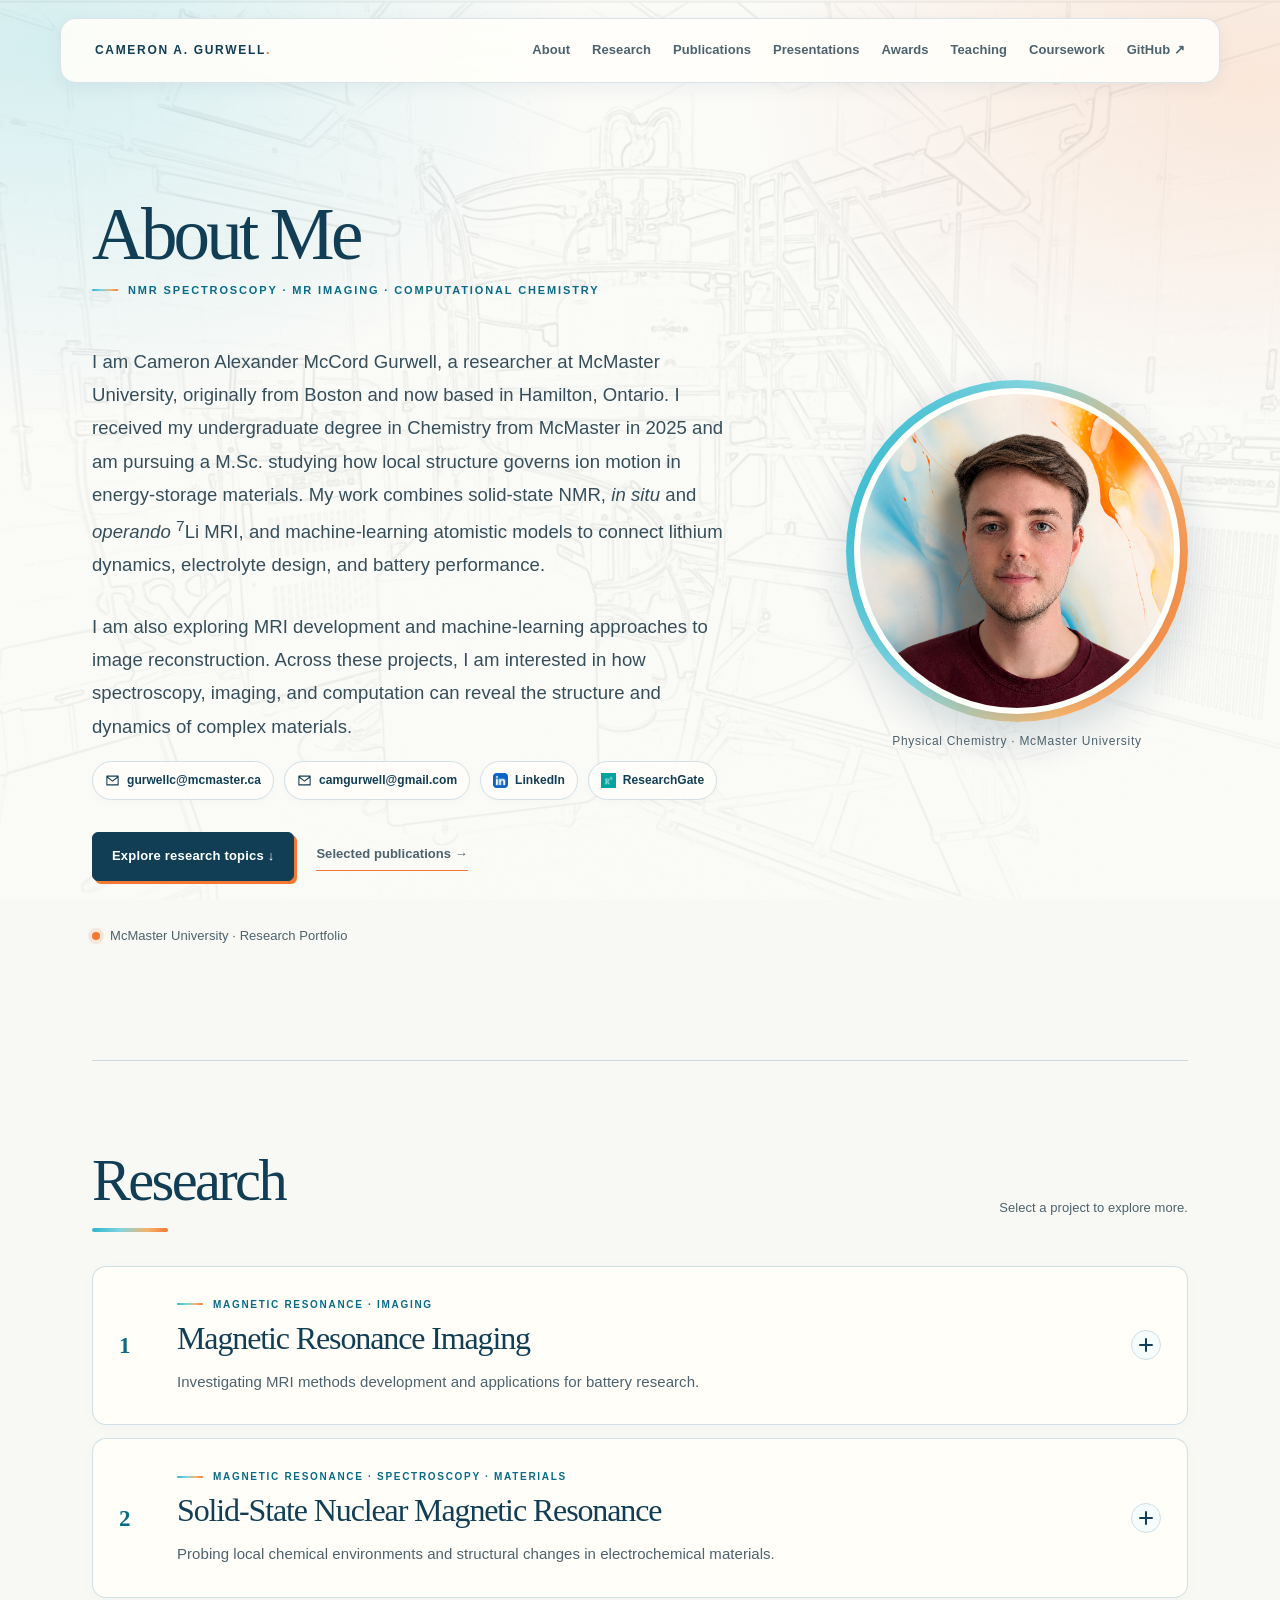
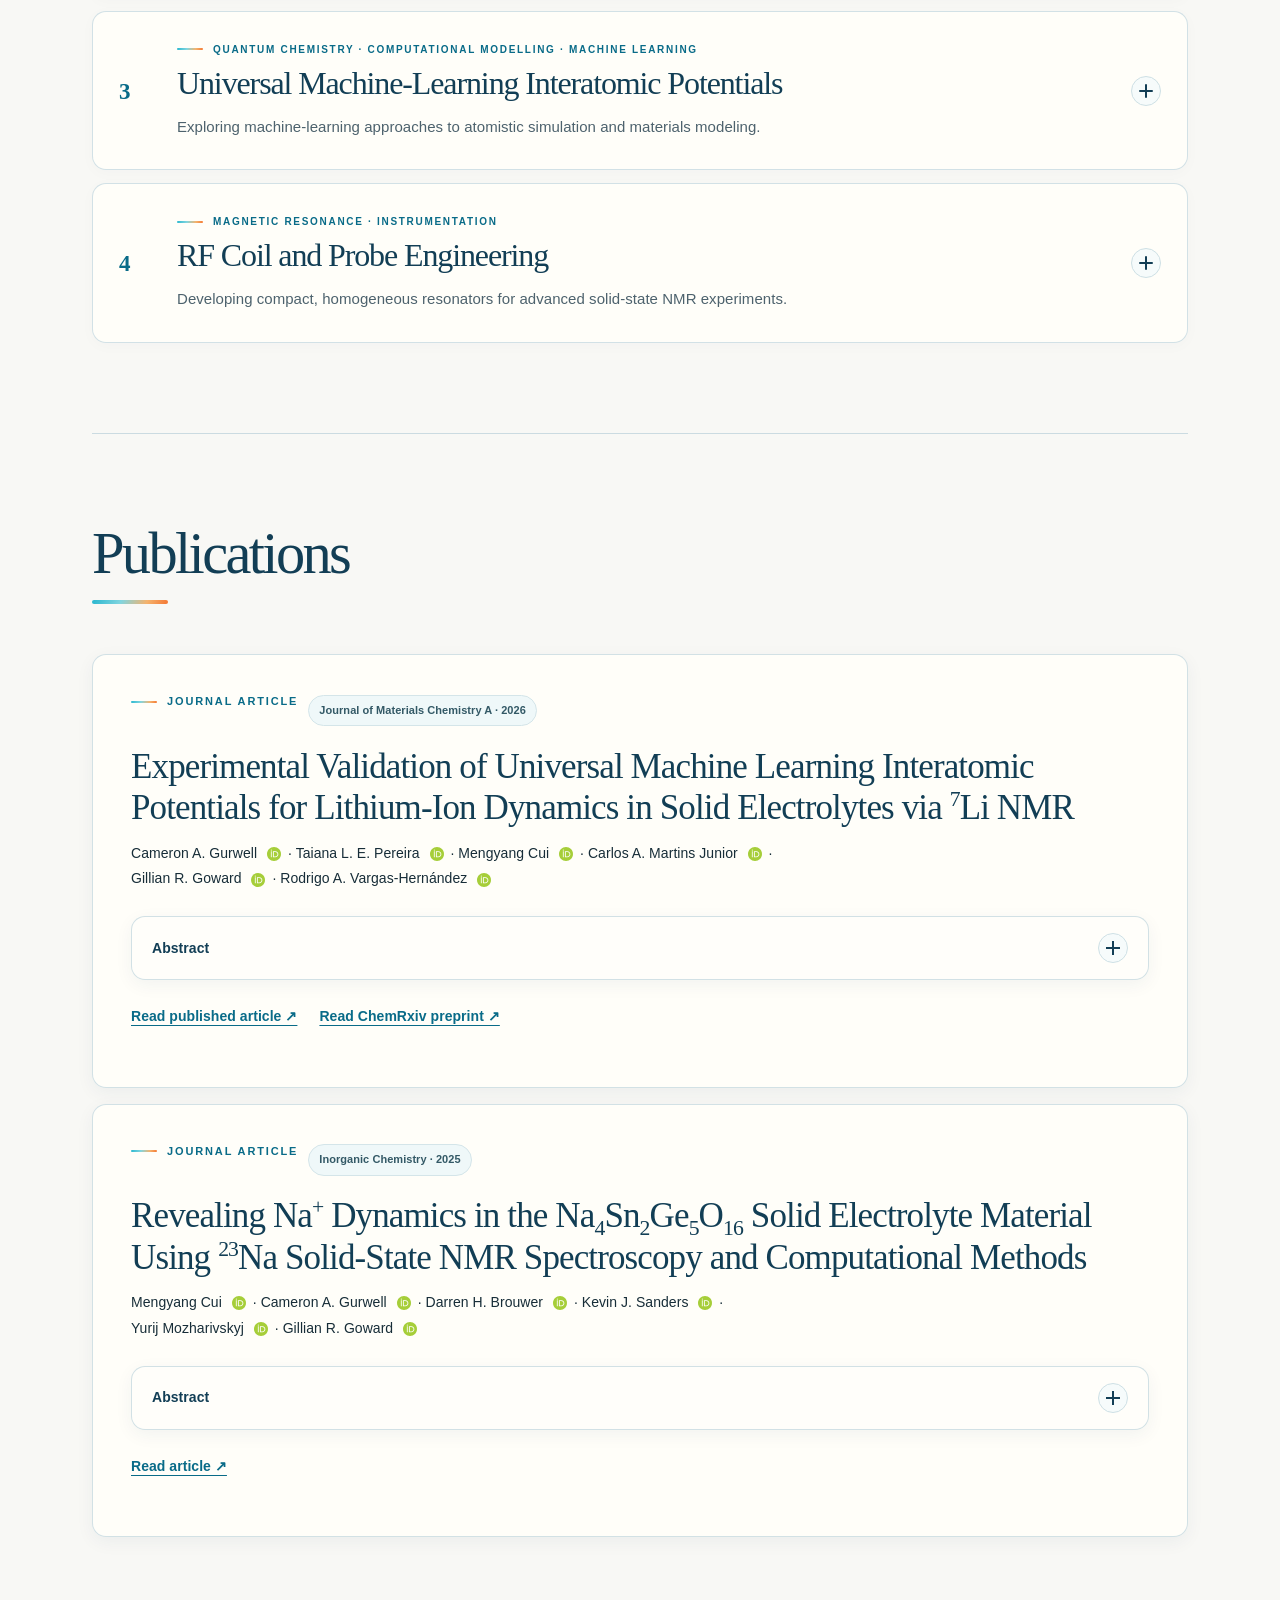
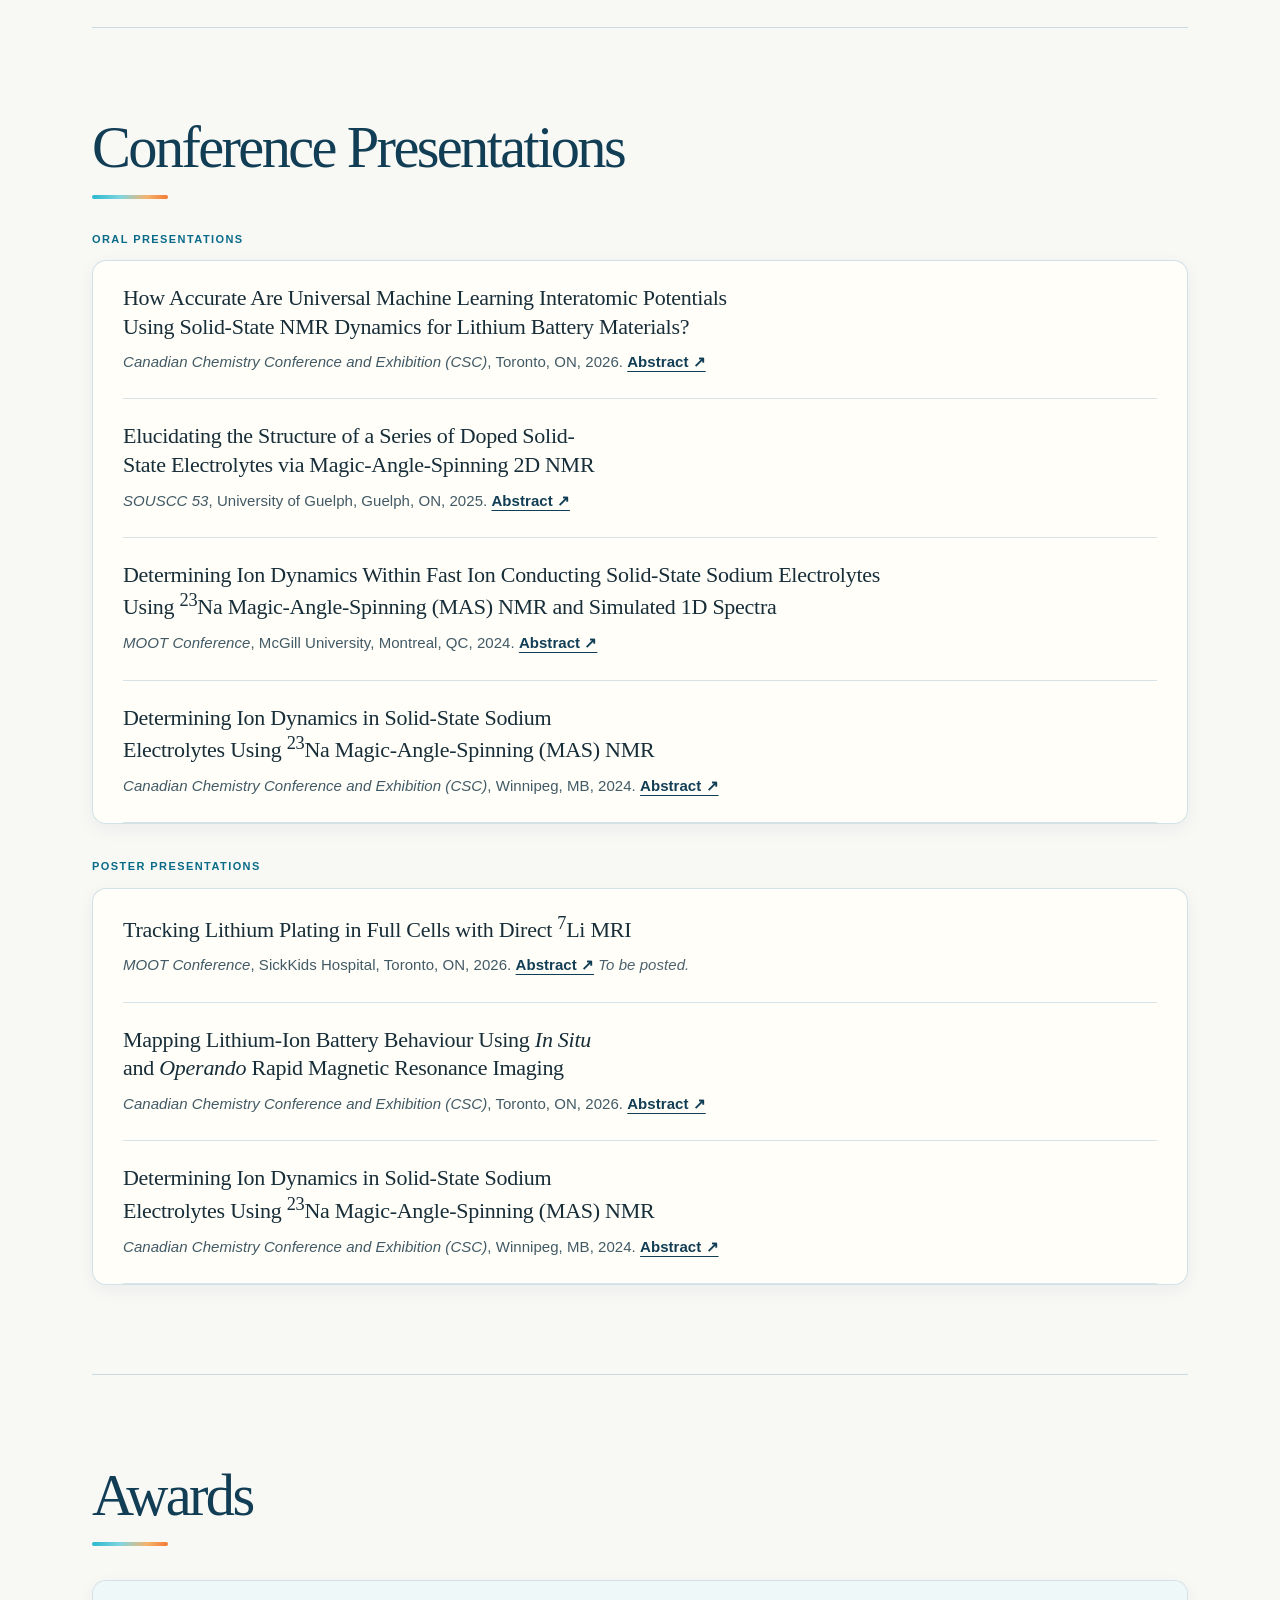
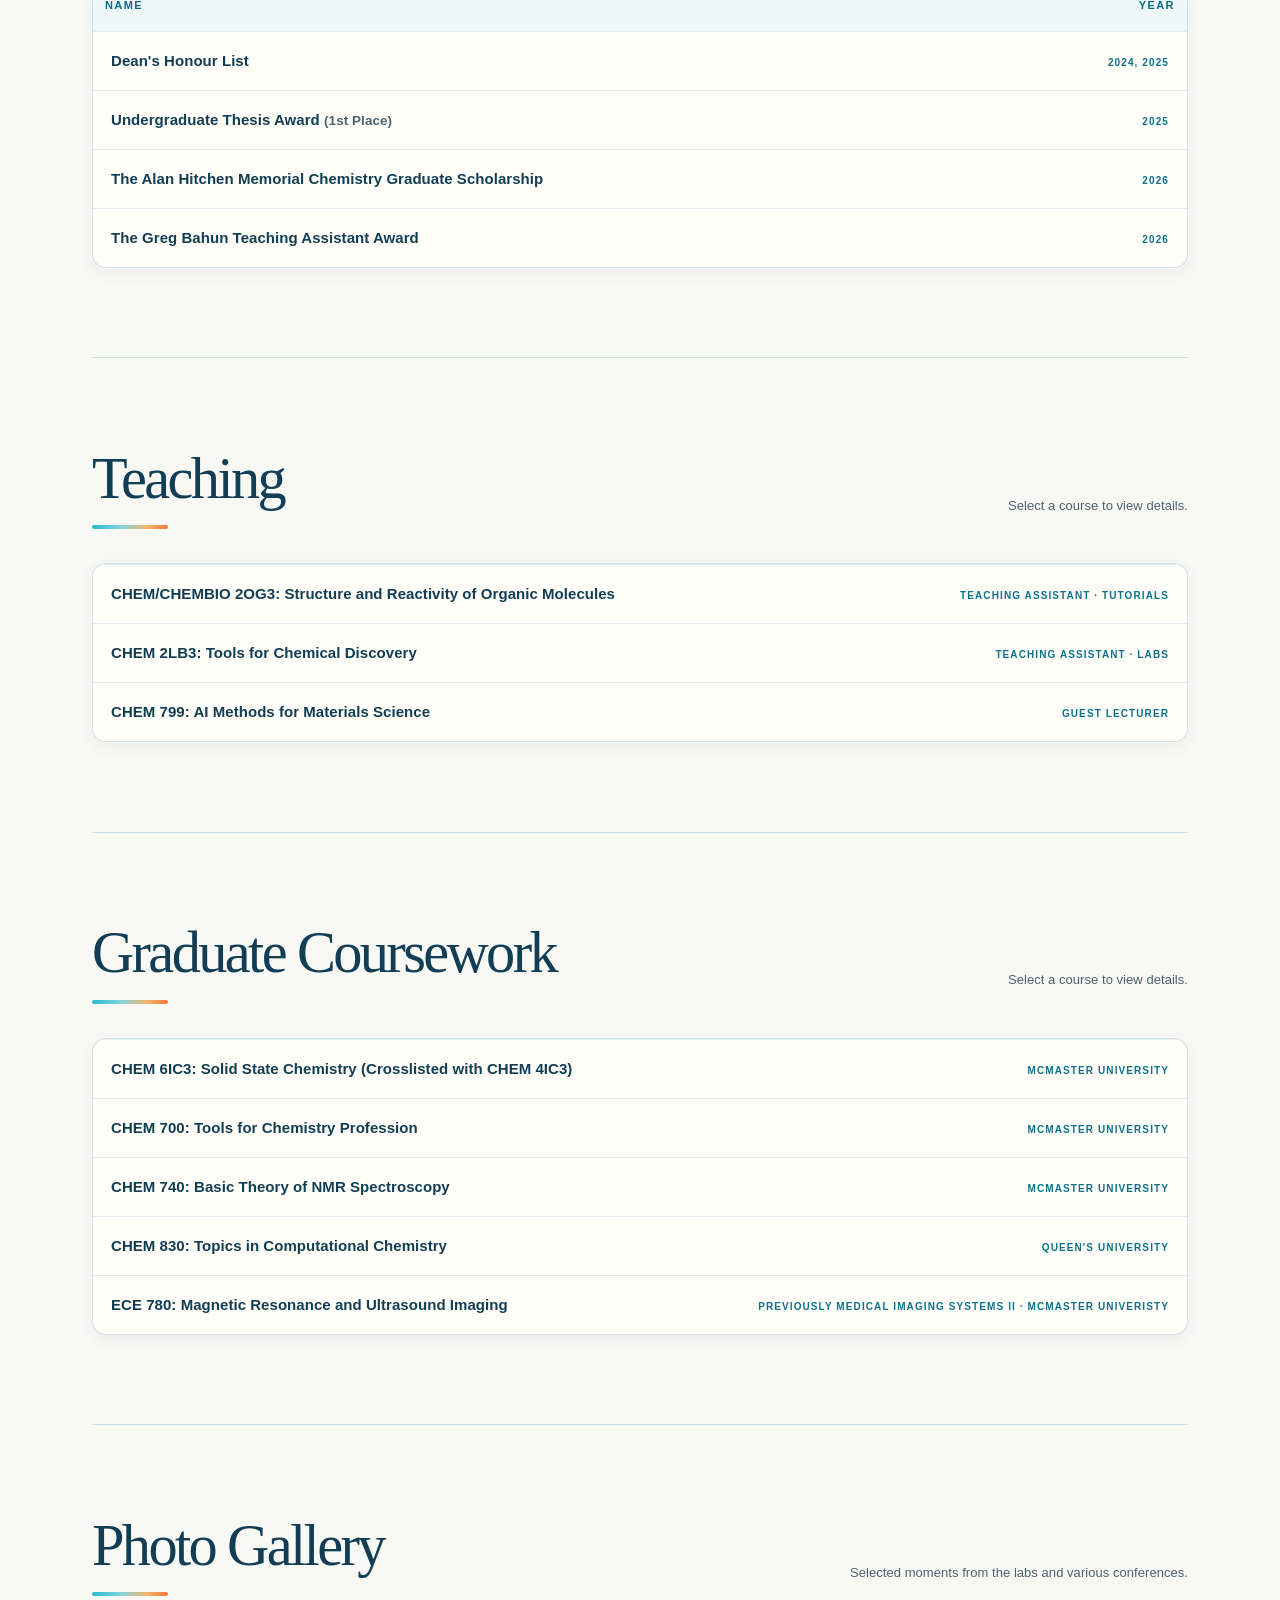
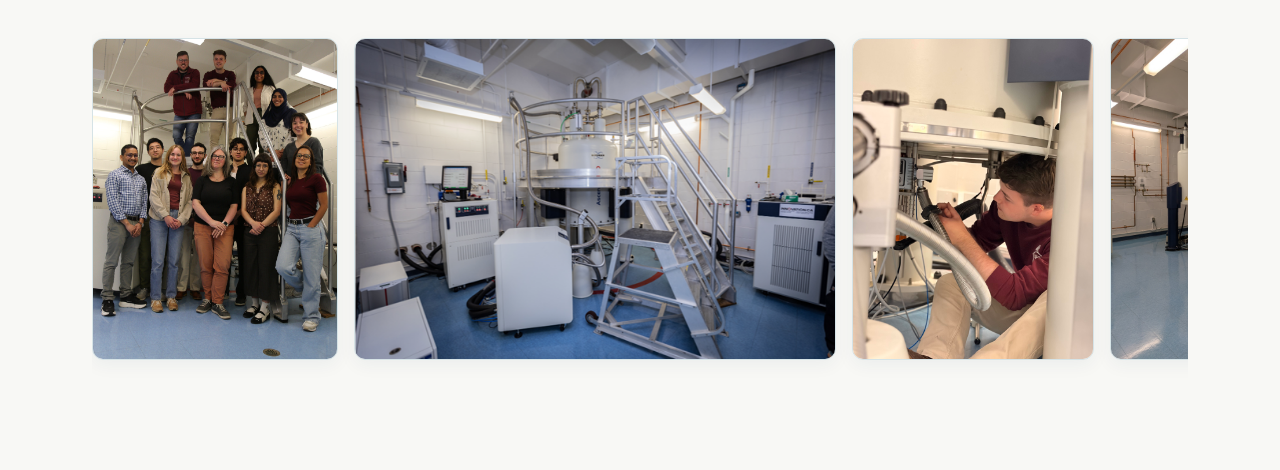
<file: index.html>
<!doctype html>
<html lang="en">
<head>
  <meta charset="utf-8">
  <meta name="viewport" content="width=device-width, initial-scale=1">
  <meta name="description" content="Cameron Alexander McCord Gurwell, a researcher at McMaster University. Research in solid-state NMR, battery spectroscopy, MRI, and universal machine-learning interatomic potentials.">
  <meta name="theme-color" content="#faf9f5">
  <title>Cameron Gurwell | Research</title>
  <link rel="stylesheet" href="assets/css/style.css?v=20261122-2">
  <link rel="icon" type="image/svg+xml" href="assets/page-favicon.svg?v=2">
  <link rel="icon" type="image/png" sizes="96x96" href="assets/favicon-96.png?v=2">
  <!-- <link rel="icon" type="image/png" sizes="32x32" href="assets/favicon-32.png?v=2"> -->
  <link rel="apple-touch-icon" href="assets/apple-touch-icon.png?v=2">
</head>
<body>
  <header class="site-header">
    <a class="wordmark" href="#home">CAMERON A. GURWELL<span>.</span></a>
    <nav aria-label="Main navigation">
      <a href="#about">About</a>
      <a href="#research">Research</a>
      <a href="#publications">Publications</a>
      <a href="#presentations">Presentations</a>
      <a href="#awards">Awards</a>
      <a href="#teaching">Teaching</a>
      <a href="#coursework">Coursework</a>
      <a href="https://github.com/camgur" target="_blank" rel="noopener noreferrer">GitHub ↗</a>
    </nav>
  </header>

  <main id="home">
    <section class="hero">
      <div class="hero-content" id="about">
        <h1>About Me</h1>
        <p class="eyebrow">NMR Spectroscopy · MR Imaging · Computational Chemistry</p>
        <p class="hero-copy">
          I am Cameron Alexander McCord Gurwell, a researcher at McMaster
          University, originally from Boston and now based in Hamilton, Ontario.
          I received my undergraduate degree in Chemistry from McMaster in 2025
          and am pursuing a M.Sc. studying how local structure governs ion
          motion in energy-storage materials. My work combines solid-state NMR,
          <em>in situ</em> and <em>operando</em> <sup>7</sup>Li MRI, and machine-learning
          atomistic models to connect lithium dynamics, electrolyte design, and
          battery performance.
        </p>
        <p class="hero-copy">
          I am also exploring MRI development and machine-learning approaches
          to image reconstruction. Across these projects, I am interested in
          how spectroscopy, imaging, and computation can reveal the structure
          and dynamics of complex materials.
        </p>
        <div class="contact-actions" aria-label="Contact and professional links">
          <a class="contact-email" href="mailto:gurwellc@mcmaster.ca">
            <svg aria-hidden="true" viewBox="0 0 24 24"><path d="M3 5h18v14H3zM3 6l9 7 9-7" /></svg>
            <span>gurwellc@mcmaster.ca</span>
          </a>
          <a class="contact-email" href="mailto:camgurwell@gmail.com">
            <svg aria-hidden="true" viewBox="0 0 24 24"><path d="M3 5h18v14H3zM3 6l9 7 9-7" /></svg>
            <span>camgurwell@gmail.com</span>
          </a>
          <a class="icon-button" href="https://www.linkedin.com/in/cameron-gurwell-17a83b278/" target="_blank" rel="noopener noreferrer" aria-label="LinkedIn profile" title="LinkedIn profile">
            <img src="assets/linkedin.png" alt="">
            <span>LinkedIn</span>
          </a>
          <a class="icon-button" href="https://www.researchgate.net/profile/Cameron-Gurwell" target="_blank" rel="noopener noreferrer" aria-label="ResearchGate profile" title="ResearchGate profile">
            <img src="assets/researchgate.png" alt="">
            <span>ResearchGate</span>
          </a>
        </div>
        <div class="actions">
          <a class="button button-dark" href="#research">Explore research topics ↓</a>
          <a class="text-link" href="#publications">Selected publications →</a>
        </div>
        <div class="hero-note">
          <span class="status-dot"></span>
          <span>McMaster University · Research Portfolio</span>
        </div>
      </div>
      <figure class="hero-portrait">
        <img src="assets/id.png" alt="Picture of Cameron A. Gurwell">
        <figcaption>Physical Chemistry · McMaster University</figcaption>
      </figure>
    </section>

    <section class="section" id="research">
      <div class="section-heading">
        <div>
          <h2>Research</h2>
        </div>
        <p class="small-note">Select a project to explore more.</p>
      </div>

      <div class="project-list">

        <details class="project">
          <summary>
            <span class="project-index">1</span>
            <span class="project-heading">
              <span class="eyebrow">MAGNETIC RESONANCE · IMAGING</span>
              <span class="project-title">Magnetic Resonance Imaging</span>
              <span class="project-intro">
                Investigating MRI methods development and applications for battery research.
              </span>
            </span>
            <span class="expand-icon" aria-hidden="true">+</span>
          </summary>
          <div class="project-details">
            <div class="research-gallery mri-gallery">
              <figure class="research-figure">
                <img src="assets/figures/lithium-images.png" alt="MRI images showing lithium-containing phantoms and battery-relevant signal distributions">
                <figcaption>Spatially resolved lithium MRI measurements across phantom and imaging conditions.</figcaption>
              </figure>
              <figure class="research-figure">
                <img src="assets/figures/li-phantom.jpg" alt="Experimental lithium MRI phantom and resonator assembly">
                <figcaption>Experimental setup for direct lithium imaging.</figcaption>
              </figure>
            </div>
            <h3>Research overview</h3>
            <p>
              Magnetic resonance imaging provides spatial context for
              electrochemical processes that are difficult to observe inside
              working batteries. My MRI research focuses on non-destructive,
              <em>in situ</em> and <em>operando</em> methods for mapping lithium
              distribution, plating, transport, and structural evolution in
              intact cells.
            </p>
            <p>
              Two complementary directions guide this work: direct
              <sup>7</sup>Li MRI using selective excitation to enhance lithium-metal
              sensitivity, and rapid MRI using SPRITE, advanced sampling, and
              reconstruction strategies to improve temporal resolution. Because
              lithium metal has an extremely short transverse relaxation time
              (<em>T</em><sub>2</sub>), ultra-short echo time (UTE) sequence design
              is also important for capturing signal before it decays. Together,
              these approaches connect the spatial fidelity of MRI with the
              dynamic information needed to study lithium-ion batteries during
              operation.
            </p>
            <h3>Research themes</h3>
            <ul>
              <li>Direct <sup>7</sup>Li MRI of lithium metal and plating</li>
              <li>UTE sequences for short-<em>T</em><sub>2</sub> lithium-metal signal</li>
              <li>Rapid MRI for <em>in situ</em> and <em>operando</em> studies</li>
              <li>Sampling and reconstruction for dynamic battery imaging</li>
            </ul>
            <h3>Research direction</h3>
            <p>
              The direction of this work is to develop MRI methods that move
              from sensitive detection toward faster, more quantitative imaging
              of working batteries. By combining UTE and selective excitation
              with rapid acquisition, sampling, and reconstruction, the aim is
              to resolve lithium redistribution and interfacial evolution across
              useful spatial and temporal scales during operation.
            </p>
            <p class="small-note">
              Current work spans lithium-metal phantoms, foils, and functional
              cells, with an emphasis on improving sensitivity, spatial fidelity,
              and acquisition speed.
            </p>
          </div>
        </details>

        <details class="project">
          <summary>
            <span class="project-index">2</span>
            <span class="project-heading">
              <span class="eyebrow">MAGNETIC RESONANCE · SPECTROSCOPY · MATERIALS</span>
              <span class="project-title">Solid-State Nuclear Magnetic Resonance</span>
              <span class="project-intro">
                Probing local chemical environments and structural changes
                in electrochemical materials.
              </span>
            </span>
            <span class="expand-icon" aria-hidden="true">+</span>
          </summary>
          <div class="project-details">
            <div class="research-gallery">
              <figure class="research-figure research-figure-wide">
                <img src="assets/figures/sodium_pos_mod.png" alt="Sodium electrolyte structures and simulated NMR spectra">
                <figcaption>Structure, dynamics, and simulated spectra in sodium electrolytes.</figcaption>
              </figure>
              <div class="research-subgallery">
                <figure class="research-figure spectrum-figure">
                  <img src="assets/figures/19F_bab_s1_label.png" alt="Fluorine BABA two-dimensional NMR correlation spectrum for the first variant of a doped electrolyte">
                  <figcaption><sup>19</sup>F BABA spectrum, material variant 1.</figcaption>
                </figure>
                <figure class="research-figure spectrum-figure">
                  <img src="assets/figures/19F_bab_s2_label.png" alt="Fluorine BABA two-dimensional NMR correlation spectrum for the second variant of a doped electrolyte">
                  <figcaption><sup>19</sup>F BABA spectrum, material variant 2.</figcaption>
                </figure>
              </div>
            </div>
            <h3>Research overview</h3>
            <p>
              Solid-state nuclear magnetic resonance (ssNMR) provides a
              site-specific view of local structure, chemical environments,
              and ion motion in complex battery materials. In fast-conducting
              sodium electrolytes, multinuclear and variable-field
              <sup>23</sup>Na ssNMR can distinguish immobile sites from rapidly
              exchanging environments, combining relaxation measurements,
              3QMAS spectra, and simulated lineshapes to resolve the mechanisms
              of sodium transport.
            </p>
            <p>
              Related work on fluorine-doped lithium oxychlorides combines
              <sup>7</sup>Li and <sup>19</sup>F MAS NMR with 2D BABA correlation
              experiments and relaxometry. These measurements reveal how
              dopant environments influence local lithium mobility, providing
              structural information that complements diffraction and helps
              connect atomic-scale disorder with ionic conductivity. Temperature-dependent 
              T<sub>1</sub> measurements can be analyzed through
              Arrhenius behavior to estimate activation energies for local ion
              motion. Where relevant, pulsed-field-gradient (PFG) NMR provides
              a complementary measure of translational self-diffusion through
              gradient-dependent signal attenuation and diffusion coefficients.
              Together, these approaches use spectroscopy and computation to
              understand how local environments govern transport in solid
              electrolytes.
            </p>
            <h3>Research themes</h3>
            <ul>
              <li>Multinuclear MAS and 2D correlation NMR</li>
              <li>Temperature-dependent <em>T</em><sub>1</sub> and activation energies</li>
              <li>PFG NMR and translational self-diffusion</li>
              <li>Simulation-guided links between structure and conductivity</li>
            </ul>
            <h3>Research direction</h3>
            <p>
              The broader goal is to connect local chemistry with transport
              across multiple length scales. In battery systems, ssNMR and MRI
              provide complementary views: ssNMR resolves local environments,
              exchange, and mobility, while MRI maps lithium distribution and
              interfacial microstructure within intact cells. Together, they
              can relate spatially resolved changes under electrochemical or
              mechanical conditions to the underlying ion-transport mechanisms.
            </p>
            <p class="small-note">
              Applications span fast sodium conductors and doped lithium
              oxychloride electrolytes, as well as spatially resolved studies
              of working lithium-metal cells.
            </p>
          </div>
        </details>

        <details class="project">
          <summary>
            <span class="project-index">3</span>
            <span class="project-heading">
              <span class="eyebrow">QUANTUM CHEMISTRY · COMPUTATIONAL MODELLING · MACHINE LEARNING</span>
              <span class="project-title">Universal Machine-Learning Interatomic Potentials</span>
              <span class="project-intro">
                Exploring machine-learning approaches to atomistic
                simulation and materials modeling.
              </span>
            </span>
            <span class="expand-icon" aria-hidden="true">+</span>
          </summary>
          <div class="project-details">
            <figure class="research-figure">
              <img src="assets/figures/uMLIPs-structures.png" alt="Structures of lithium-based solid electrolytes and cathode materials used in uMLIP benchmarking">
              <figcaption>Representative lithium materials used for universal potential benchmarking.</figcaption>
            </figure>
            <h3>Research overview</h3>
            <p>
              Universal machine-learning interatomic potentials (uMLIPs) offer
              a scalable route to screen solid-state electrolytes for safer,
              higher-energy-density batteries. This work benchmarks eighteen
              models from the CHGNet, M3GNet, MACE, and ORB families across
              fifteen lithium-based compounds, including ordered and disordered
              electrolytes and cathodes.
            </p>
            <p>
              The central comparison uses lithium-ion diffusion data from
              molecular dynamics and experimental <sup>7</sup>Li pulsed-field-gradient 
              NMR (PFG-NMR). Temperature-dependent diffusion
              coefficients are fitted with the Arrhenius equation to compare
              activation energies, while structural, energetic, and lower-cost
              diffusion properties are evaluated as practical screening criteria.
            </p>
            <div class="project-links">
              <a href="https://doi.org/10.1039/d6ta03615e"
                 target="_blank" rel="noopener noreferrer">
                Read the published article ↗
              </a>
              <a href="https://chemrxiv.org/doi/full/10.26434/chemrxiv.15002480/v1"
                 target="_blank" rel="noopener noreferrer">
                Read the ChemRxiv preprint ↗
              </a>
            </div>

            <h3>Research themes</h3>
            <ul>
              <li>uMLIP benchmarking for solid-state lithium materials</li>
              <li>Arrhenius activation energies from MD and PFG-NMR diffusion</li>
              <li>Low-cost structural, energetic, and diffusion screening</li>
            </ul>
            <h3>Research direction</h3>
            <p>
              The broader goal is to determine when inexpensive computational
              proxies can reliably identify materials for more demanding
              diffusion studies. MACE- and ORB-based models show strong overall
              performance, and a Pearson coefficient of 0.69 between mean
              absolute errors in diffusion-related properties supports a useful
              link between screening and high-cost transport calculations. The
              remaining system dependence highlights the need for careful model
              validation before uMLIPs are used in automated discovery pipelines.
            </p>
            <p class="small-note">
              The published article provides the full model comparison, datasets,
              benchmarks, and analysis.
            </p>
          </div>
        </details>

        <details class="project">
          <summary>
            <span class="project-index">4</span>
            <span class="project-heading">
              <span class="eyebrow">MAGNETIC RESONANCE · INSTRUMENTATION</span>
              <span class="project-title">RF Coil and Probe Engineering</span>
              <span class="project-intro">
                Developing compact, homogeneous resonators for advanced
                solid-state NMR experiments.
              </span>
            </span>
            <span class="expand-icon" aria-hidden="true">+</span>
          </summary>
          <div class="project-details">
            <div class="research-gallery probe-gallery">
              <figure class="research-figure">
                <img src="assets/figures/probe-design.jpg" alt="Custom solid-state NMR probe and resonator design">
                <figcaption>Custom resonator geometry for solid-state NMR.</figcaption>
              </figure>
              <figure class="research-figure">
                <img src="assets/figures/probe-setup.jpg" alt="Solid-state NMR probe installed for experimental testing">
                <figcaption>Probe assembly prepared for experimental characterization.</figcaption>
              </figure>
              <figure class="research-figure">
                <img src="assets/figures/fieldmapping.png" alt="Experimental RF-field map showing resonator homogeneity">
                <figcaption>Experimental field mapping used to calibrate homogeneity.</figcaption>
              </figure>
              <figure class="research-figure">
                <img src="assets/figures/field-sim.png" alt="Simulated RF magnetic field distribution across a resonator">
                <figcaption>Calculated RF-field distribution across the sensitive region.</figcaption>
              </figure>
            </div>
            <h3>Research overview</h3>
            <p>
              RF probe engineering translates spectrometer capabilities into
              reliable measurements at the sample. Building on resonator
              designs from our group and collaborators, this work focuses on the
              practical design of compact probes for solid-state NMR and MRI, with
              particular attention to resonator form factor, double-resonance
              operation, and experimental access around electrochemical samples.
            </p>
            <div class="project-links">
              <a href="https://doi.org/10.1016/j.mrl.2023.01.002"
                 target="_blank" rel="noopener noreferrer">Background paper 1 ↗</a>
              <a href="https://doi.org/10.1016/j.carbon.2021.12.082"
                 target="_blank" rel="noopener noreferrer">Background paper 2 ↗</a>
            </div>
            <h3>Research themes</h3>
            <ul>
              <li>Resonator form factor and sample access</li>
              <li>Double-resonance coil and probe capabilities</li>
              <li>RF-field calculations, mapping, and homogeneity</li>
            </ul>
            <h3>Research direction</h3>
            <p>
              The design process combines electromagnetic field calculations
              with experimental field mapping to identify and correct sources
              of inhomogeneity. The aim is to build probes that balance compact
              geometry, multi-frequency performance, and a uniform sensitive
              volume for demanding ssNMR and MRI studies.
            </p>
            <p class="small-note">
              The cited papers provide background for the resonator-design
              context; the form-factor, double-resonance, and homogeneity
              improvements define the current contribution.
            </p>
          </div>
        </details>
      </div>
    </section>

    <section class="section publication-section" id="publications">
      <div class="section-heading">
        <div>
          <h2>Publications</h2>
        </div>
      </div>

      <article class="publication">
        <div class="publication-meta">
          <span class="eyebrow">JOURNAL ARTICLE</span>
          <span class="pill">Inorganic Chemistry · 2025</span>
        </div>
        <h3>Revealing Na<sup>+</sup> Dynamics in the Na<sub>4</sub>Sn<sub>2</sub>Ge<sub>5</sub>O<sub>16</sub> Solid Electrolyte Material Using <sup>23</sup>Na Solid-State NMR Spectroscopy and Computational Methods</h3>
        <p class="author-list">
          <span class="author-with-orcid">Mengyang Cui <a class="orcid-button" href="https://orcid.org/0000-0002-7357-9784" target="_blank" rel="noopener noreferrer" aria-label="Mengyang Cui ORCID"><img src="assets/orcid.svg" alt=""><span>ORCID</span></a></span> ·
          <span class="author-with-orcid">Cameron A. Gurwell <a class="orcid-button" href="https://orcid.org/0009-0008-3187-3855" target="_blank" rel="noopener noreferrer" aria-label="Cameron A. Gurwell ORCID"><img src="assets/orcid.svg" alt=""><span>ORCID</span></a></span> ·
          <span class="author-with-orcid">Darren H. Brouwer <a class="orcid-button" href="https://orcid.org/0000-0003-4169-4478" target="_blank" rel="noopener noreferrer" aria-label="Darren H. Brouwer ORCID"><img src="assets/orcid.svg" alt=""><span>ORCID</span></a></span> ·
          <span class="author-with-orcid">Kevin J. Sanders <a class="orcid-button" href="https://orcid.org/0000-0001-7240-4918" target="_blank" rel="noopener noreferrer" aria-label="Kevin J. Sanders ORCID"><img src="assets/orcid.svg" alt=""><span>ORCID</span></a></span> ·
          <span class="author-with-orcid">Yurij Mozharivskyj <a class="orcid-button" href="https://orcid.org/0000-0003-4498-5545" target="_blank" rel="noopener noreferrer" aria-label="Yurij Mozharivskyj ORCID"><img src="assets/orcid.svg" alt=""><span>ORCID</span></a></span> ·
          <span class="author-with-orcid">Gillian R. Goward <a class="orcid-button" href="https://orcid.org/0000-0002-7489-3329" target="_blank" rel="noopener noreferrer" aria-label="Gillian R. Goward ORCID"><img src="assets/orcid.svg" alt=""><span>ORCID</span></a></span>
        </p>
        <details class="abstract-details">
          <summary>Abstract</summary>
          <figure class="toc-figure">
            <img src="assets/figures/sodium-toc.jpeg" alt="Table of contents graphic showing sodium NMR spectra and the Na4Sn2Ge5O16 structure">
            <figcaption>Sodium NMR and structural dynamics in the solid electrolyte.</figcaption>
          </figure>
          <p>
            Na<sub>4</sub>Sn<sub>2</sub>Ge<sub>5</sub>O<sub>16</sub> is a novel Na<sup>+</sup> conductor that can be utilized in the next generation of all-solid-state Na<sup>+</sup> batteries (ASSNIBs). <sup>23</sup>Na ssNMR experiments were carried out on the Na<sub>4</sub>Sn<sub>2</sub>Ge<sub>5</sub>O<sub>16</sub> phase to investigate the Na<sup>+</sup> dynamics for the three unique crystallographic Na sites under multiple field strengths (20, 11.7, and 7 T). However, completely resolving the fast exchange Na2 and Na3 pair (4c sites) in the <sup>23</sup>Na NMR spectra (Na2–3 resonance) was nontrivial under the available experimental conditions. The subsequent relaxation study supports that the Na2–3 peaks are dynamically mediated, in contrast to immobile Na1 peaks. To further understand the dynamic effects on the <sup>23</sup>Na NMR spectra, 1D and 2D 3QMAS <sup>23</sup>Na spectra under various magnetic field strengths were analyzed to establish possible ranges of “averaged” quadrupolar parameter values for the two sites. With the assistance of density functional theory (DFT)-based CASTEP calculations, simulated lineshapes of the Na1 site (8d) are established, which exhibit excellent agreement with the experimentally determined ones. Subsequently, the EXchange Program for RElaxing Spin Systems (EXPRESS) script was employed to simulate the Na2–3 peaks under dynamic conditions, with a final estimated exchange rate of 2 × 10<sup>5</sup> Hz. This work paves the way for future studies of Na<sup>+</sup> transport at the molecular level in fast-conducting Na-based solid electrolytes (SEs).
          </p>
        </details>
        <div class="project-links">
          <a href="https://doi.org/10.1021/acs.inorgchem.5c02381"
             target="_blank" rel="noopener noreferrer">Read article ↗</a>
        </div>
      </article>

      <article class="publication">
        <div class="publication-meta">
          <span class="eyebrow">JOURNAL ARTICLE</span>
          <span class="pill">Journal of Materials Chemistry A · 2026</span>
        </div>
        <h3>Experimental Validation of Universal Machine Learning Interatomic Potentials for Lithium-Ion Dynamics in Solid Electrolytes via <sup>7</sup>Li NMR</h3>
        <p class="author-list">
          <span class="author-with-orcid">Cameron A. Gurwell <a class="orcid-button" href="https://orcid.org/0009-0008-3187-3855" target="_blank" rel="noopener noreferrer" aria-label="Cameron A. Gurwell ORCID"><img src="assets/orcid.svg" alt=""><span>ORCID</span></a></span> ·
          <span class="author-with-orcid">Taiana L. E. Pereira <a class="orcid-button" href="https://orcid.org/0000-0001-6116-7152" target="_blank" rel="noopener noreferrer" aria-label="Taiana L. E. Pereira ORCID"><img src="assets/orcid.svg" alt=""><span>ORCID</span></a></span> ·
          <span class="author-with-orcid">Mengyang Cui <a class="orcid-button" href="https://orcid.org/0000-0002-7357-9784" target="_blank" rel="noopener noreferrer" aria-label="Mengyang Cui ORCID"><img src="assets/orcid.svg" alt=""><span>ORCID</span></a></span> ·
          <span class="author-with-orcid">Carlos A. Martins Junior <a class="orcid-button" href="https://orcid.org/0000-0001-6800-8533" target="_blank" rel="noopener noreferrer" aria-label="Carlos A. Martins Junior ORCID"><img src="assets/orcid.svg" alt=""><span>ORCID</span></a></span> ·
          <span class="author-with-orcid">Gillian R. Goward <a class="orcid-button" href="https://orcid.org/0000-0002-7489-3329" target="_blank" rel="noopener noreferrer" aria-label="Gillian R. Goward ORCID"><img src="assets/orcid.svg" alt=""><span>ORCID</span></a></span> ·
          <span class="author-with-orcid">Rodrigo A. Vargas-Hernández <a class="orcid-button" href="https://orcid.org/0000-0002-5559-6521" target="_blank" rel="noopener noreferrer" aria-label="Rodrigo A. Vargas-Hernández ORCID"><img src="assets/orcid.svg" alt=""><span>ORCID</span></a></span>
        </p>
        <details class="abstract-details">
          <summary>Abstract</summary>
          <figure class="toc-figure">
            <img src="assets/figures/uMLIPs-toc.png" alt="uMLIP-MD table of contents graphic showing a solid electrolyte structure, machine-learning energy plots, and validated lithium diffusion">
            <figcaption>uMLIP-MD connects atomistic modelling with validated lithium diffusion.</figcaption>
          </figure>
          <p>
            A significant step toward electrification is the adoption of more sustainable energy storage technologies such as batteries. Safer alternatives to conventional solution-state lithium-ion batteries (LIBs) are solid-state batteries, which employ solid-state electrolytes (SSEs). These SSEs can exhibit lithium conductivities comparable to those of liquid electrolytes but are often discovered through experimental trial and error. Computational pipelines powered by universal machine-learning interatomic potentials (uMLIPs) offer a cheaper and scalable route to screen large datasets of candidate SSEs. This recent class of models enables rapid materials exploration compared to traditional quantum chemistry methods and ab initio molecular dynamics (AIMD). In this work, we assess the current capabilities of uMLIPs for solid-state lithium battery applications by systematically benchmarking their predictions against experimental solid-state nuclear magnetic resonance (ssNMR) diffusion data and density functional theory (DFT) calculations. We considered twelve different Li-based compounds, five ordered electrolytes, three disordered electrolytes, and four cathodes. This study includes eighteen different uMLIPs categorized into four main families, CHGNet, M3GNet, MACE, and ORB. Our results demonstrate that model performance is strongly dependent on both the underlying architecture and the chemical system under investigation. MACE- and ORB-based models consistently achieve higher accuracy across structural, energetic, and diffusion-related properties. However, the reliability of lithium diffusion predictions remains system-dependent, highlighting current limitations in the transferability of uMLIPs for complex materials. These findings provide a critical assessment of the readiness of uMLIPs for integration into computational pipelines aimed at accelerating the discovery of next-generation solid-state battery materials.
          </p>
        </details>
        <div class="project-links">
          <a href="https://doi.org/10.1039/d6ta03615e"
             target="_blank" rel="noopener noreferrer">Read published article ↗</a>
          <a href="https://chemrxiv.org/doi/full/10.26434/chemrxiv.15002480/v1"
             target="_blank" rel="noopener noreferrer">Read ChemRxiv preprint ↗</a>
        </div>
      </article>
    </section>

    <section class="section presentations-section" id="presentations">
      <div class="section-heading">
        <div>
          <h2>Conference Presentations</h2>
        </div>
      </div>

      <div class="presentation-group">
        <h3>Oral Presentations</h3>
        <div class="presentation-list">
          <article class="presentation-item">
            <h4>How Accurate Are Universal Machine Learning Interatomic Potentials Using Solid-State NMR Dynamics for Lithium Battery Materials?</h4>
            <p><em>Canadian Chemistry Conference and Exhibition (CSC)</em>, Toronto, ON, 2026. <a href="https://www.xcdsystem.com/cic/program/1GHc9M3/index.cfm?pgid=3216&amp;sid=31341&amp;abid=124387" target="_blank" rel="noopener noreferrer">Abstract ↗</a></p>
          </article>

          <article class="presentation-item">
            <h4>Elucidating the Structure of a Series of Doped Solid-State Electrolytes via Magic-Angle-Spinning 2D NMR</h4>
            <p><em>SOUSCC 53</em>, University of Guelph, Guelph, ON, 2025. <a href="https://event.fourwaves.com/souscc53/abstracts/bcc12b00-242c-4d45-9f41-3dc3e1876ea7" target="_blank" rel="noopener noreferrer">Abstract ↗</a></p>
          </article>

          <article class="presentation-item">
            <h4>Determining Ion Dynamics Within Fast Ion Conducting Solid-State Sodium Electrolytes Using <sup>23</sup>Na Magic-Angle-Spinning (MAS) NMR and Simulated 1D Spectra</h4>
            <p><em>MOOT Conference</em>, McGill University, Montreal, QC, 2024. <a href="https://nmrx.ca/MOOT_programs/MOOT35.pdf" target="_blank" rel="noopener noreferrer">Abstract ↗</a></p>
          </article>

          <article class="presentation-item">
            <h4>Determining Ion Dynamics in Solid-State Sodium Electrolytes Using <sup>23</sup>Na Magic-Angle-Spinning (MAS) NMR</h4>
            <p><em>Canadian Chemistry Conference and Exhibition (CSC)</em>, Winnipeg, MB, 2024. <a href="https://www.xcdsystem.com/cic/program/Y6mO10p/index.cfm?pgid=2959&amp;sid=28595" target="_blank" rel="noopener noreferrer">Abstract ↗</a></p>
          </article>
        </div>
      </div>

      <div class="presentation-group">
        <h3>Poster Presentations</h3>
        <div class="presentation-list">
          <article class="presentation-item">
            <h4>Tracking Lithium Plating in Full Cells with Direct <sup>7</sup>Li MRI</h4>
            <p><em>MOOT Conference</em>, SickKids Hospital, Toronto, ON, 2026. <a href="https://nmrx.ca/MOOT_programs/MOOT37.pdf" target="_blank" rel="noopener noreferrer">Abstract ↗</a> <span class="presentation-status">To be posted.</span></p>
          </article>

          <article class="presentation-item">
            <h4>Mapping Lithium-Ion Battery Behaviour Using <em>In Situ</em> and <em>Operando</em> Rapid Magnetic Resonance Imaging</h4>
            <p><em>Canadian Chemistry Conference and Exhibition (CSC)</em>, Toronto, ON, 2026. <a href="https://www.xcdsystem.com/cic/program/Y6mO10p/index.cfm?pgid=2959&amp;sid=28369&amp;abid=106833" target="_blank" rel="noopener noreferrer">Abstract ↗</a></p>
          </article>

          <article class="presentation-item">
            <h4>Determining Ion Dynamics in Solid-State Sodium Electrolytes Using <sup>23</sup>Na Magic-Angle-Spinning (MAS) NMR</h4>
            <p><em>Canadian Chemistry Conference and Exhibition (CSC)</em>, Winnipeg, MB, 2024. <a href="https://www.xcdsystem.com/cic/program/Y6mO10p/index.cfm?pgid=2959&amp;sid=28369&amp;abid=106833" target="_blank" rel="noopener noreferrer">Abstract ↗</a></p>
          </article>
        </div>
      </div>
    </section>

    <section class="section profile-section" id="awards">
      <div class="section-heading">
        <div>
          <h2>Awards</h2>
        </div>
      </div>

      <div class="award-list">
        <div class="award-header" aria-hidden="true">
          <span>Name</span>
          <span>Year</span>
        </div>
        <article class="award-item">
          <h3>Dean's Honour List</h3>
          <p>2024, 2025</p>
        </article>
        <article class="award-item">
          <h3>Undergraduate Thesis Award <span>(1st Place)</span></h3>
          <p>2025</p>
        </article>
        <article class="award-item">
          <h3>The Alan Hitchen Memorial Chemistry Graduate Scholarship</h3>
          <p>2026</p>
        </article>
        <article class="award-item">
          <h3>The Greg Bahun Teaching Assistant Award</h3>
          <p>2026</p>
        </article>
      </div>
    </section>

    <section class="section profile-section" id="teaching">
      <div class="section-heading">
        <div>
          <h2>Teaching</h2>
        </div>
          <p class="small-note">Select a course to view details.</p>
      </div>

      <div class="table-list">
        <article class="table-item">
          <h3><a href="https://academiccalendars.romcmaster.ca/preview_course_nopop.php?catoid=58&amp;coid=292981" target="_blank" rel="noopener noreferrer">CHEM/CHEMBIO 2OG3: Structure and Reactivity of Organic Molecules</a></h3>
          <p>Teaching Assistant · Tutorials</p>
        </article>
        <article class="table-item">
          <h3><a href="https://academiccalendars.romcmaster.ca/preview_course_nopop.php?catoid=58&amp;coid=291195" target="_blank" rel="noopener noreferrer">CHEM 2LB3: Tools for Chemical Discovery</a></h3>
          <p>Teaching Assistant · Labs</p>
        </article>
        <article class="table-item">
          <h3><a href="https://chemai-lab.github.io/AI4Chem/" target="_blank" rel="noopener noreferrer">CHEM 799: AI Methods for Materials Science</a></h3>
          <p>Guest Lecturer</p>
        </article>
      </div>
    </section>

    <section class="section profile-section" id="coursework">
      <div class="section-heading">
        <div>
          <h2>Graduate Coursework</h2>
        </div>
          <p class="small-note">Select a course to view details.</p>
      </div>

      <div class="table-list">
        <article class="table-item">
          <h3><a href="https://academiccalendars.romcmaster.ca/preview_course_nopop.php?catoid=48&coid=243636" target="_blank" rel="noopener noreferrer">CHEM 6IC3: Solid State Chemistry</a> (Crosslisted with <a href="https://academiccalendars.romcmaster.ca/preview_course_nopop.php?catoid=56&coid=278598" target="_blank" rel="noopener noreferrer">CHEM 4IC3</a>)</h3>
          <p>McMaster University</p>
        </article>
        <article class="table-item">
          <h3><a href="https://academiccalendars.romcmaster.ca/preview_course_nopop.php?catoid=64&coid=317535" target="_blank" rel="noopener noreferrer">CHEM 700: Tools for Chemistry Profession</a></h3>
          <p>McMaster University</p>
        </article>
        <article class="table-item">
          <h3><a href="https://academiccalendars.romcmaster.ca/preview_course_nopop.php?catoid=48&coid=243633" target="_blank" rel="noopener noreferrer">CHEM 740: Basic Theory of NMR Spectroscopy</a></h3>
          <p>McMaster University</p>
        </article>
        <article class="table-item">
          <h3><a href="https://www.chem.queensu.ca/graduate/graduate-courses#:~:text=CHEM%20830%3A%20Topics%20in%20Computational%20Chemistry" target="_blank" rel="noopener noreferrer">CHEM 830: Topics in Computational Chemistry</a></h3>
          <p>Queen's University</p>
        </article>
        <article class="table-item">
          <h3><a href="https://academiccalendars.romcmaster.ca/preview_course_nopop.php?catoid=48&coid=243974" target="_blank" rel="noopener noreferrer">ECE 780: Magnetic Resonance and Ultrasound Imaging</a></h3>
          <p>Previously Medical Imaging Systems II · McMaster Univeristy</p>
        </article>
      </div>
    </section>

    <section class="section photo-gallery-section" id="photo-gallery">
      <div class="section-heading">
        <div>
          <h2>Photo Gallery</h2>
        </div>
        <p class="small-note">Selected moments from the labs and various conferences.</p>
      </div>

      <div class="photo-gallery" aria-label="Photo gallery">
        <figure>
          <img src="assets/photo-gallery/goward-group-magnet.jpg" alt="The Goward group with an NMR magnet">
        </figure>
        <figure>
          <img src="assets/photo-gallery/magnet-850.png" alt="The 850 MHz NMR magnet">
        </figure>
        <figure>
          <img src="assets/photo-gallery/magnet-850-maintaining.jpg" alt="Maintaining the 850 MHz NMR magnet">
        </figure>
        <figure>
          <img src="assets/photo-gallery/magnet-300.jpg" alt="The 300 MHz NMR magnet">
        </figure>
        <figure>
          <img src="assets/photo-gallery/magnet-300-maintaining.jpg" alt="Maintaining the 300 MHz NMR magnet">
        </figure>
        <figure>
          <img src="assets/photo-gallery/csc-2026-toronto.jpg" alt="Cameron at the 2026 Canadian Chemistry Conference in Toronto">
        </figure>
        <figure>
          <img src="assets/photo-gallery/csc-2026.jpg" alt="Group photo from the 2026 Canadian Chemistry Conference">
        </figure>
        <figure>
          <img src="assets/photo-gallery/csc-2026-talk.jpg" alt="Cameron presenting at the 2026 Canadian Chemistry Conference">
        </figure>
        <figure>
          <img src="assets/photo-gallery/goward-group-2025.jpg" alt="The Goward group in 2025">
        </figure>
        <figure>
          <img src="assets/photo-gallery/graduation-2025.jpg" alt="Cameron at his 2025 graduation">
        </figure>
        <figure>
          <img src="assets/photo-gallery/graduation-2025-goward.jpg" alt="Cameron with the Goward group at graduation in 2025">
        </figure>
        <figure>
          <img src="assets/photo-gallery/thesis-2025.jpg" alt="Cameron with his undergraduate thesis award in 2025">
        </figure>
        <figure>
          <img src="assets/photo-gallery/may-2025.jpg" alt="Cameron in May 2025">
        </figure>
        <figure>
          <img src="assets/photo-gallery/vargas-hernandez-winter-2025.jpg" alt="Cameron with the Vargas-Hernandez group during winter 2025">
        </figure>
        <figure>
          <img src="assets/photo-gallery/vargas-hernandez-2025.jpg" alt="Cameron with the Vargas-Hernandez group in 2025">
        </figure>
        <figure>
          <img src="assets/photo-gallery/goward-group-summer-2025.jpg" alt="The Goward group during summer 2025">
        </figure>
        <figure>
          <img src="assets/photo-gallery/goward-group-2024.jpg" alt="The Goward group in 2024">
        </figure>
        <figure>
          <img src="assets/photo-gallery/winnipeg-csc-2024.jpg" alt="Cameron at the 2024 Canadian Chemistry Conference in Winnipeg">
        </figure>
        <figure>
          <img src="assets/photo-gallery/winnipeg-csc-poster-2024.jpg" alt="Cameron presenting a poster at the 2024 Canadian Chemistry Conference">
        </figure>
        <figure>
          <img src="assets/photo-gallery/winnipeg-csc-lunch-2024.jpg" alt="Lunch with colleagues at the 2024 Canadian Chemistry Conference">
        </figure>
        <figure>
          <img src="assets/photo-gallery/goward-group-2023.jpg" alt="The Goward group in 2023">
        </figure>
        <figure>
          <img src="assets/photo-gallery/goward-group-dec-2023.jpg" alt="The Goward group in December 2023">
        </figure>
        <figure>
          <img src="assets/photo-gallery/goward-group-summer-2023.jpg" alt="The Goward group during summer 2023">
        </figure>
      </div>
    </section>
  </main>

  <button class="back-to-top" type="button" aria-label="Return to top" title="Return to top">↑</button>

  <script>
    document.querySelectorAll(".research-figure img, .toc-figure img, .hero-portrait img, .photo-gallery img").forEach((image) => {
      image.setAttribute("tabindex", "0");

      const openViewer = () => {
        const scrollPosition = window.scrollY;
        const dialog = document.createElement("dialog");
        const enlargedImage = document.createElement("img");
        const closeButton = document.createElement("button");
        const navigation = document.createElement("div");
        const backButton = document.createElement("button");
        const forwardButton = document.createElement("button");
        const gallery = image.closest(".research-gallery, .photo-gallery");
        const galleryImages = gallery
          ? Array.from(gallery.querySelectorAll("img"))
          : [image];
        let currentIndex = galleryImages.indexOf(image);

        dialog.className = "image-viewer";
        dialog.style.position = "absolute";
        dialog.style.top = `${scrollPosition + 24}px`;
        dialog.style.left = "0";
        dialog.style.margin = "0";
        dialog.setAttribute("aria-label", "Enlarged image viewer");
        dialog.tabIndex = -1;
        enlargedImage.alt = image.alt;
        closeButton.className = "image-viewer-close";
        closeButton.type = "button";
        closeButton.setAttribute("aria-label", "Close enlarged image");
        closeButton.textContent = "×";
        navigation.className = "image-viewer-nav";
        backButton.type = "button";
        backButton.setAttribute("aria-label", "Previous image");
        backButton.textContent = "←";
        forwardButton.type = "button";
        forwardButton.setAttribute("aria-label", "Next image");
        forwardButton.textContent = "→";
        navigation.hidden = galleryImages.length < 2;
        navigation.append(backButton, forwardButton);
        dialog.append(closeButton, navigation, enlargedImage);
        document.body.append(dialog);

        const centerViewer = () => {
          dialog.style.left = `${Math.max(16, (window.innerWidth - dialog.offsetWidth) / 2)}px`;
        };
        enlargedImage.addEventListener("load", centerViewer);

        const updateViewer = () => {
          const selectedImage = galleryImages[currentIndex];
          enlargedImage.src = selectedImage.currentSrc || selectedImage.src;
          enlargedImage.alt = selectedImage.alt;
          centerViewer();
          backButton.disabled = currentIndex === 0;
          forwardButton.disabled = currentIndex === galleryImages.length - 1;
          backButton.hidden = currentIndex === 0;
          forwardButton.hidden = currentIndex === galleryImages.length - 1;
        };

        backButton.addEventListener("click", () => {
          if (currentIndex > 0) {
            currentIndex -= 1;
            updateViewer();
          }
        });
        forwardButton.addEventListener("click", () => {
          if (currentIndex < galleryImages.length - 1) {
            currentIndex += 1;
            updateViewer();
          }
        });
        dialog.addEventListener("close", () => {
          dialog.remove();
          window.scrollTo(0, scrollPosition);
        }, { once: true });
        dialog.addEventListener("click", (event) => {
          if (event.target === dialog) dialog.close();
        });
        dialog.addEventListener("keydown", (event) => {
          if (event.key === "ArrowLeft") backButton.click();
          if (event.key === "ArrowRight") forwardButton.click();
        });
        closeButton.addEventListener("click", () => dialog.close());
        updateViewer();
        dialog.showModal();
        centerViewer();
        dialog.focus({ preventScroll: true });
        window.scrollTo(0, scrollPosition);
      };

      image.addEventListener("click", openViewer);
      image.addEventListener("keydown", (event) => {
        if (event.key === "Enter" || event.key === " ") {
          event.preventDefault();
          openViewer();
        }
      });
    });

    const backToTop = document.querySelector(".back-to-top");
    const updateBackToTop = () => {
      backToTop.classList.toggle("is-visible", window.scrollY > 500);
    };

    window.addEventListener("scroll", updateBackToTop, { passive: true });
    backToTop.addEventListener("click", () => window.scrollTo({ top: 0, behavior: "smooth" }));
    updateBackToTop();
  </script>

</body>
</html>
</file>
<file: assets/css/style.css>
:root {
  --ink: #172d38;
  --muted: #4d626d;
  --paper: #f8f8f5;
  --line: #d6e2e6;
  --deep: #123e55;
  --accent: #f47732;
  --accent-soft: #ffd2b0;
  --blue-soft: #e9f6f8;
  --bright: #fffefa;
  --link: #096b88;
  --portrait-blue: #28b8cf;
  --portrait-orange: #f47732;
  --cyan: #bcebf0;
  --sky: #78d1e0;
  --serif: "Iowan Old Style", "Palatino Linotype", "Book Antiqua", Georgia, serif;
  --sans: Inter, "Aptos", "Segoe UI", sans-serif;
}
* { box-sizing: border-box; }
html {
  scroll-behavior: smooth;
  scroll-padding-top: 25px;
}
body {
  margin: 0;
  color: var(--ink);
  background-color: var(--paper);
  background-image: linear-gradient(rgba(246, 243, 238, .94), rgba(246, 243, 238, .97)), url("../background.png");
  background-position: center top;
  background-size: cover;
  background-attachment: fixed;
  font: 16px/1.7 var(--sans);
  -webkit-font-smoothing: antialiased;
}
a {
  color: inherit;
  text-underline-offset: 3px;
}
::selection {
  color: var(--bright);
  background: var(--deep);
}
a:focus-visible, summary:focus-visible {
  outline: 3px solid var(--accent);
  outline-offset: 4px;
}
.site-header {
  max-width: 1160px;
  margin: auto;
  padding: 27px 28px;
  display: flex;
  justify-content: space-between;
  align-items: center;
  gap: 24px;
  background: rgba(255, 253, 249, .88);
  border-bottom: 1px solid rgba(203, 216, 223, .9);
  box-shadow: 0 8px 28px rgba(23, 59, 89, .035);
}
.wordmark {
  font-size: 13px;
  font-weight: 800;
  letter-spacing: .1em;
  text-decoration: none;
  white-space: nowrap;
}
.wordmark span { color: var(--accent); }
nav {
  display: flex;
  flex-wrap: wrap;
  gap: 22px;
}
nav a, .text-link {
  font-size: 14px;
  text-decoration: none;
}
nav a { color: var(--muted); }
nav a:hover, nav a:focus-visible { color: var(--link); }
main {
  max-width: 1160px;
  margin: auto;
  padding: 0 28px;
}
h1, h2, h3 {
  line-height: 1.15;
}
h3, h4, button, input, table {
  font-family: var(--sans);
}
h1, h2 {
  font-family: var(--serif);
  font-weight: 400;
  letter-spacing: -.035em;
}
h1 {
  font-size: clamp(42px, 5.4vw, 62px);
}
.eyebrow {
  color: var(--link);
  font-size: 11px;
  font-weight: 800;
  letter-spacing: .16em;
  text-transform: uppercase;
}
.hero .eyebrow,
.hero-copy,
.hero-note {
  text-shadow: none;
}
.hero {
  min-height: 580px;
  padding: 88px 0 92px;
  display: grid;
  grid-template-columns: minmax(0, 1fr) minmax(260px, 360px);
  align-items: start;
  gap: clamp(42px, 7vw, 96px);
}
.hero-content {
  max-width: 650px;
}
.sr-only {
  position: absolute;
  width: 1px;
  height: 1px;
  padding: 0;
  margin: -1px;
  overflow: hidden;
  clip: rect(0, 0, 0, 0);
  white-space: nowrap;
  border: 0;
}
.hero-portrait {
  width: min(100%, 330px);
  justify-self: end;
  margin: clamp(42px, 5vw, 52px) 0 0;
  padding: 0 0 14px;
  background: transparent;
}

.hero-portrait img {
  display: block;
  width: 100%;
  aspect-ratio: 1;
  object-fit: cover;
  object-position: center 40%;
  border: 5px solid var(--bright);
  border-radius: 50%;
  /* The rings are attached to the image itself, so they cannot drift or disappear. */
  box-shadow:
    0 0 0 3px var(--portrait-blue),
    0 0 0 5px var(--paper),
    0 0 0 6px var(--portrait-orange),
    0 14px 32px rgba(23, 59, 89, .18);
  filter: saturate(.96) contrast(1.02);
  transition: box-shadow .22s ease, filter .22s ease;
}

.hero-portrait img:hover {
  filter: saturate(1.02) contrast(1.03);
  box-shadow:
    0 0 0 3px var(--portrait-blue),
    0 0 0 5px var(--paper),
    0 0 0 7px var(--portrait-orange),
    0 18px 38px rgba(23, 59, 89, .22);
}

.hero-portrait figcaption {
  padding-top: 15px;
  color: var(--muted);
  font-size: 12px;
  line-height: 1.5;
  text-align: center;
  letter-spacing: .045em;
}
.hero-copy {
  max-width: 670px;
  margin: clamp(20px, 3vw, 32px) 0;
  color: var(--muted);
  font-size: 19px;
  line-height: 1.68;
  text-align: left;
}
.actions {
  display: flex;
  align-items: center;
  flex-wrap: wrap;
  gap: 24px;
  margin-top: 30px;
}
.button {
  display: inline-block;
  padding: 12px 18px;
  border-radius: 3px;
  font-size: 14px;
  font-weight: 650;
  text-decoration: none;
  text-shadow: none;
  transition: opacity .2s;
}
.button-dark {
  color: white;
  background: var(--deep);
  border: 1px solid var(--deep);
  border-radius: 4px;
  box-shadow: 3px 3px 0 var(--accent);
  transition: transform .2s ease, box-shadow .2s ease, background .2s ease;
}

.button-dark:hover {
  opacity: 1;
  transform: translate(-1px, -1px);
  box-shadow: 4px 4px 0 var(--accent);
  background: var(--link);
}
.button:hover { opacity: .9; }
.button:focus-visible,
.text-link:focus-visible,
.project-links a:focus-visible,
.publication a:focus-visible,
.presentation-item a:focus-visible,
.site-footer a:focus-visible {
  outline: 2px solid var(--accent);
  outline-offset: 4px;
}
.button,
.contact-email,
.icon-button,
.back-to-top {
  -webkit-tap-highlight-color: transparent;
}
.text-link {
  border-bottom: 1px solid var(--accent);
  padding-bottom: 3px;
}
.hero-note {
  display: flex;
  align-items: center;
  gap: 9px;
  margin-top: 52px;
  color: var(--muted);
  font-size: 13px;
}
.contact-actions {
  display: flex;
  flex-wrap: wrap;
  align-items: center;
  gap: 9px;
  margin-top: 18px;
}
.contact-email,
.icon-button {
  display: inline-flex;
  align-items: center;
  gap: 7px;
  min-height: 34px;
  border: 1px solid var(--line);
  border-radius: 999px;
  color: var(--deep);
  background: rgba(255, 253, 249, .76);
  font-size: 12px;
  text-decoration: none;
  transition: background .2s, border-color .2s, color .2s;
}
.contact-email { padding: 7px 10px; }
.icon-button { padding: 7px 10px; }
.contact-email svg,
.icon-button img {
  width: 15px;
  height: 15px;
  display: block;
  object-fit: cover;
}
.contact-email svg {
  fill: none;
  stroke: currentColor;
  stroke-linecap: round;
  stroke-linejoin: round;
  stroke-width: 1.7;
}
.contact-email:hover,
.contact-email:focus-visible,
.icon-button:hover,
.icon-button:focus-visible {
  border-color: var(--link);
  color: var(--link);
  background: var(--bright);
}
.status-dot {
  width: 7px;
  height: 7px;
  border-radius: 50%;
  background: var(--accent);
}
.section {
  padding: 82px 0 90px;
  border-top: 1px solid rgba(203, 216, 223, .9);
}
.project,
.publication,
.presentation-list,
.award-list,
.coursework-table-wrap,
.table-list {
  box-shadow: 0 8px 28px rgba(23, 59, 89, .035);
}
.section-heading {
  display: flex;
  justify-content: space-between;
  align-items: end;
  gap: 20px;
  margin-bottom: 30px;
}
h2 {
  margin: 0;
  color: var(--deep);
  font-size: clamp(42px, 5.8vw, 64px);
  letter-spacing: -.045em;
}
.small-note {
  color: var(--muted);
  font-size: 13px;
}
/* Expandable projects */
.project-list {
  border-top: 1px solid var(--line);
}
.project {
  background: rgba(255, 253, 249, .78);
  border-bottom: 1px solid var(--line);
  transition: background .2s ease, box-shadow .2s ease;
}
.project summary {
  display: grid;
  grid-template-columns: 42px minmax(0, 1fr) 28px;
  gap: 18px;
  align-items: start;
  padding: 30px 12px;
  cursor: pointer;
  list-style: none;
  transition: background .2s, padding-left .2s;
}
.project summary:hover { background: rgba(229, 238, 244, .72); }

.project[open] {
  background: rgba(255, 253, 249, .96);
  box-shadow: 0 10px 30px rgba(23, 59, 89, .06);
}
.project summary::-webkit-details-marker {
  display: none;
}
.project summary:hover .project-title {
  color: var(--link);
}
.project-index {
  padding-top: 2px;
  color: var(--link);
  font: 20px var(--serif);
}
.project-heading {
  display: flex;
  flex-direction: column;
  gap: 8px;
}
.project-heading .eyebrow { margin: 0; }
.project-title {
  font: 34px/1.2 var(--serif);
  letter-spacing: -.025em;
  transition: color .2s;
}
.project-intro {
  max-width: 650px;
  color: var(--muted);
  font-size: 17px;
  text-align: left;
}
.expand-icon {
  display: grid;
  place-items: center;
  width: 27px;
  height: 27px;
  background: var(--bright);
  border: 1px solid var(--line);
  border-radius: 50%;
  font-size: 19px;
  line-height: 1;
  transition: transform .2s, background .2s;
}
.project[open] .expand-icon {
  transform: rotate(45deg);
  background: var(--accent);
  border-color: var(--accent);
}
.project-details {
  max-width: 760px;
  margin-left: 60px;
  padding: 0 22px 30px 0;
  animation: reveal .18s ease-out;
}
.project-details h3 {
  margin: 22px 0 8px;
  font: 23px var(--serif);
}
.project-details p, .project-details li {
  color: var(--muted);
  font-size: 17px;
  text-align: left;
}
.project-details li { padding: 3px 0; }
.project-links {
  display: flex;
  flex-wrap: wrap;
  gap: 18px;
  margin: 20px 0;
}
.project-links a {
  color: var(--deep);
  font-size: 17px;
  font-weight: 650;
  text-underline-offset: 4px;
}
/* Publications */
.publication {
  max-width: none;
  padding: 32px 24px;
  background: rgba(255, 253, 249, .78);
  background-clip: border-box;
  border-top: 1px solid var(--line);
  border-bottom: 1px solid var(--line);
}
.publication-section {
  display: flex;
  flex-direction: column;
}
.publication-section article.publication:first-of-type { order: 2; }
.publication-section article.publication:nth-of-type(2) { order: 1; }
.publication-meta {
  display: flex;
  flex-wrap: wrap;
  align-items: center;
  gap: 12px;
}
.pill {
  padding: 4px 10px;
  border: 1px solid var(--line);
  border-radius: 30px;
  color: var(--muted);
  background: rgba(229, 238, 244, .5);
  font-size: 11px;
}
.publication h3 {
  margin: 17px 0 10px;
  font: 35px/1.25 var(--serif);
}
.publication sup,
.publication sub {
  font-size: .62em;
  line-height: 0;
}
.publication > p {
  max-width: 700px;
  color: var(--muted);
  font-size: 17px;
}
.publication .author-list {
  max-width: 820px;
  margin: 0 0 12px;
  color: var(--ink);
  font-size: 17px;
  line-height: 1.8;
}
.author-with-orcid { white-space: nowrap; }
.author-list a {
  color: var(--link);
  font-size: 12px;
  text-underline-offset: 3px;
  white-space: nowrap;
}
.orcid-button {
  display: inline-flex;
  align-items: center;
  justify-content: center;
  margin-left: 3px;
  width: 20px;
  height: 20px;
  padding: 2px;
  border: 1px solid var(--accent-soft);
  border-radius: 3px;
  background: rgba(228, 123, 53, .08);
  text-decoration: none;
  vertical-align: middle;
}
.orcid-button img {
  width: 14px;
  height: 14px;
  display: block;
}
.orcid-button span { display: none; }
.orcid-button:hover,
.orcid-button:focus-visible {
  border-color: var(--accent);
  background: rgba(228, 123, 53, .16);
}
.toc-figure {
  max-width: 620px;
  margin: 26px auto;
}
.toc-figure img {
  display: block;
  width: 100%;
  height: auto;
  border: 1px solid var(--line);
}
.toc-placeholder {
  min-height: 150px;
  display: grid;
  place-content: center;
  gap: 7px;
  border: 1px dashed var(--link);
  background: linear-gradient(135deg, rgba(229, 238, 244, .9), rgba(242, 213, 192, .45));
  color: var(--deep);
  font-size: 13px;
  font-weight: 800;
  letter-spacing: .14em;
  text-align: center;
}
.toc-placeholder span {
  color: var(--muted);
  font-size: 11px;
  font-weight: 400;
  letter-spacing: .04em;
}
.toc-figure figcaption {
  padding-top: 7px;
  color: var(--muted);
  font-size: 12px;
  text-align: center;
}
.abstract-details {
  max-width: none;
  margin: 24px 0;
  border-top: 1px solid var(--line);
  border-bottom: 1px solid var(--line);
}
.abstract-details summary {
  padding: 13px 0;
  color: var(--deep);
  cursor: pointer;
  font-size: 14px;
  font-weight: 700;
  list-style: none;
}
.abstract-details summary::-webkit-details-marker { display: none; }
.abstract-details summary::after {
  content: "+";
  float: right;
  color: var(--accent);
  font-size: 18px;
  font-weight: 400;
  line-height: 1;
}
.abstract-details[open] summary::after { content: "−"; }
.abstract-details p {
  max-width: none;
  padding: 0 0 18px;
  color: var(--muted);
  font-size: 19px;
  text-align: left;
}
.presentation-group + .presentation-group {
  margin-top: 42px;
}
.presentation-group > h3 {
  margin: 0 0 14px;
  color: var(--link);
  font: 800 11px/1.2 var(--sans);
  letter-spacing: .16em;
  text-transform: uppercase;
}
.presentation-list {
  background: rgba(255, 253, 249, .62);
  border-top: 1px solid var(--line);
}
.presentation-item {
  padding: 24px 0;
  border-bottom: 1px solid var(--line);
}
.presentation-item h4 {
  max-width: 820px;
  margin: 0 0 8px;
  color: var(--ink);
  font: 23px/1.3 var(--serif);
  font-weight: 400;
}
.presentation-item p {
  max-width: 820px;
  margin: 0;
  color: var(--muted);
  font-size: 17px;
}
.presentation-item a {
  color: var(--deep);
  font-weight: 650;
  text-underline-offset: 4px;
  white-space: nowrap;
}
.presentation-status {
  color: var(--muted);
  font-style: italic;
}
.award-list {
  max-width: 820px;
  background: rgba(255, 253, 249, .62);
}
.award-header {
  display: grid;
  grid-template-columns: minmax(0, 1fr) auto;
  gap: 24px;
  padding: 15px 12px;
  border-top: 1px solid var(--line);
  color: var(--link);
  font-size: 11px;
  font-weight: 800;
  letter-spacing: .16em;
  text-transform: uppercase;
}
.award-header span:last-child {
  text-align: right;
}
.award-item {
  display: grid;
  grid-template-columns: minmax(0, 1fr) auto;
  align-items: baseline;
  gap: 24px;
  padding: 15px 12px;
  border-top: 1px solid var(--line);
}
.award-item h3 {
  margin: 0;
  color: var(--deep);
  font: 650 16px/1.5 var(--sans);
}
.award-item h3 span {
  color: var(--muted);
  font-size: .9em;
}
.award-item p {
  margin: 0;
  color: var(--link);
  font-size: 11px;
  font-weight: 800;
  letter-spacing: .16em;
  text-align: right;
  text-transform: uppercase;
  white-space: nowrap;
}
.table-list {
  max-width: 820px;
  background: rgba(255, 253, 249, .62);
}
.table-item {
  display: grid;
  grid-template-columns: minmax(0, 1fr) auto;
  align-items: baseline;
  gap: 24px;
  padding: 15px 12px;
  border-top: 1px solid var(--line);
}
.table-item h3 {
  margin: 0;
  color: var(--deep);
  font: 650 16px/1.5 var(--sans);
}
.table-item h3 a {
  text-decoration: none;
}
.table-item h3 a:hover,
.table-item h3 a:focus-visible {
  color: var(--link);
}
.table-item p {
  margin: 0;
  color: var(--link);
  font-size: 11px;
  font-weight: 800;
  letter-spacing: .16em;
  text-align: right;
  text-transform: uppercase;
  white-space: nowrap;
}
.coursework-table-wrap {
  max-width: 820px;
  background: rgba(255, 253, 249, .62);
  overflow-x: auto;
}
.coursework-table {
  width: 100%;
  min-width: 520px;
  border-collapse: collapse;
  font-size: 17px;
}
.coursework-table th,
.coursework-table td {
  padding: 15px 12px;
  border-top: 1px solid var(--line);
  text-align: left;
}
.coursework-table thead th {
  color: var(--link);
  font-size: 11px;
  font-weight: 800;
  letter-spacing: .16em;
  text-transform: uppercase;
}
.coursework-table tbody th {
  color: var(--deep);
  font-weight: 650;
  white-space: nowrap;
}
.coursework-table tbody td {
  color: var(--muted);
}
.coursework-table th:last-child,
.coursework-table td:last-child {
  text-align: right;
  white-space: nowrap;
}
/* About and footer */
.research-gallery {
  display: grid;
  grid-template-columns: repeat(2, minmax(0, 1fr));
  gap: 18px;
  margin-bottom: 28px;
  align-items: start;
}
.research-gallery .research-figure {
  margin: 0;
}
.research-figure-wide,
.research-subgallery {
  grid-column: 1 / -1;
}
.research-subgallery {
  display: grid;
  grid-template-columns: repeat(2, minmax(0, 1fr));
  gap: 18px;
}
.research-gallery .spectrum-figure {
  padding: 10px 10px 0;
  background: #fff;
}
.research-figure {
  margin: 0 0 28px;
  overflow: hidden;
  border: 1px solid var(--line);
  border-radius: 8px;
  background: var(--bright);
  box-shadow: 0 8px 24px rgba(23, 59, 89, .055);
}
.research-figure img {
  display: block;
  width: 100%;
  height: auto;
  cursor: zoom-in;
}
.toc-figure img,
.hero-portrait img {
  cursor: zoom-in;
}
.mri-gallery .research-figure,
.probe-gallery .research-figure {
  display: flex;
  flex-direction: column;
}
.mri-gallery .research-figure {
  height: 310px;
}
.mri-gallery .research-figure img {
  height: 240px;
  object-fit: contain;
}
.probe-gallery .research-figure img {
  height: 220px;
  object-fit: contain;
}
.research-figure figcaption {
  padding: 9px 13px 11px;
  color: var(--muted);
  font-size: 11px;
  letter-spacing: .02em;
  text-align: center;
}
.photo-gallery-section {
  padding-bottom: 80px;
}
.photo-gallery {
  display: grid;
  grid-auto-flow: column;
  grid-auto-columns: max-content;
  gap: 18px;
  overflow-x: auto;
  padding: 4px 2px 18px;
  scroll-snap-type: x proximity;
  scrollbar-color: var(--link) transparent;
}
.photo-gallery figure {
  width: max-content;
  margin: 0;
  overflow: hidden;
  border: 1px solid var(--line);
  border-radius: 8px;
  background: var(--bright);
  box-shadow: 0 6px 20px rgba(23, 59, 89, .055);
  scroll-snap-align: start;
}
.photo-gallery img {
  display: block;
  width: auto;
  max-width: 70vw;
  height: auto;
  max-height: 320px;
  background: var(--paper);
  cursor: zoom-in;
}
.photo-gallery figcaption {
  padding: 9px 12px 11px;
  color: var(--muted);
  font-size: 11px;
  letter-spacing: .02em;
  text-align: center;
}
.back-to-top {
  position: fixed;
  right: 24px;
  bottom: 24px;
  z-index: 5;
  display: grid;
  place-items: center;
  width: 44px;
  height: 44px;
  padding: 0;
  border: 1px solid var(--deep);
  border-radius: 50%;
  color: var(--bright);
  background: var(--deep);
  cursor: pointer;
  font: 24px/1 var(--sans);
  opacity: 0;
  pointer-events: none;
  transform: translateY(8px);
  transition: opacity .2s, transform .2s, background .2s;
}
.back-to-top.is-visible {
  opacity: .9;
  pointer-events: auto;
  transform: translateY(0);
}
.back-to-top:hover,
.back-to-top:focus-visible {
  background: var(--link);
  border-color: var(--link);
  opacity: 1;
}
.image-viewer {
  position: relative;
  max-width: 94vw;
  max-height: 94vh;
  margin: auto;
  padding: 18px;
  border: 1px solid var(--line);
  background: var(--bright);
  box-shadow: 0 18px 50px rgba(18, 63, 82, .28);
}
.image-viewer::backdrop {
  background: rgba(23, 59, 89, .78);
}
.image-viewer img {
  display: block;
  max-width: calc(94vw - 36px);
  max-height: calc(90vh - 70px);
  width: auto;
  height: auto;
  object-fit: contain;
}
.image-viewer-close {
  position: fixed;
  top: 24px;
  right: 24px;
  z-index: 2;
  display: grid;
  place-items: center;
  margin: 0;
  width: 46px;
  height: 46px;
  padding: 0;
  border: 1px solid var(--line);
  border-radius: 50%;
  color: var(--deep);
  background: rgba(246, 243, 238, .84);
  cursor: pointer;
  font: 28px/1 var(--sans);
  opacity: .35;
  transition: opacity .15s, background .15s, border-color .15s;
}
.image-viewer-nav {
  position: fixed;
  top: 50vh;
  right: 24px;
  left: 24px;
  z-index: 1;
  height: 0;
  pointer-events: none;
}
.image-viewer-nav button {
  position: absolute;
  top: 0;
  display: grid;
  place-items: center;
  width: 46px;
  height: 46px;
  padding: 0;
  border: 1px solid var(--line);
  border-radius: 50%;
  color: var(--deep);
  background: rgba(246, 243, 238, .84);
  cursor: pointer;
  font: 28px/1 var(--sans);
  opacity: .35;
  pointer-events: auto;
  transition: opacity .15s, background .15s;
}
.image-viewer-nav button:first-child {
  left: 0;
  transform: translateY(-50%);
}
.image-viewer-nav button:last-child {
  right: 0;
  transform: translateY(-50%);
}
.image-viewer-nav button:not(:disabled):hover,
.image-viewer-nav button:not(:disabled):focus-visible,
.image-viewer-close:hover,
.image-viewer-close:focus-visible {
  color: var(--bright);
  background: var(--deep);
  border-color: var(--deep);
  opacity: 1;
}
.image-viewer-nav button:disabled {
  cursor: default;
  opacity: .16;
}
.site-footer {
  max-width: 1160px;
  margin: auto;
  padding: 24px 28px;
  display: flex;
  justify-content: space-between;
  flex-wrap: wrap;
  gap: 15px;
  border-top: 1px solid var(--line);
  color: var(--muted);
  font-size: 11px;
}
.site-footer a { text-decoration: none; }
@keyframes reveal {
  from { opacity: 0; transform: translateY(-4px); }
  to { opacity: 1; transform: translateY(0); }
}
@media (max-width: 760px) {
  body {
    background-attachment: fixed;
    background-size: auto 100lvh;
    background-position: center top;
  }
  .site-header {
    align-items: flex-start;
    flex-direction: column;
    padding: 20px;
  }
  nav { gap: 12px 18px; }
  main { padding: 0 20px; }
  .hero {
    min-height: 0;
    padding: 72px 0 62px;
    grid-template-columns: minmax(0, 1fr) minmax(200px, 270px);
    gap: 32px;
  }
  .hero-portrait {
    width: 100%;
    justify-self: center;
  }
  .section { padding: 52px 0 62px; }
  .section-heading {
    align-items: flex-start;
    flex-direction: column;
  }
  .project summary {
    grid-template-columns: 27px minmax(0, 1fr) 26px;
    gap: 10px;
    padding: 23px 2px;
  }
  .project-title { font-size: 28px; }
  .project-details {
    margin-left: 37px;
    padding-right: 0;
  }
  .site-footer { padding: 20px; }
  .photo-gallery {
    grid-auto-columns: max-content;
  }
  .photo-gallery img {
    max-width: 72vw;
    max-height: 280px;
  }
  .back-to-top {
    right: 18px;
    bottom: 18px;
  }
  .research-gallery { grid-template-columns: 1fr; }
  .research-subgallery { grid-template-columns: 1fr; }
}
@media (max-width: 560px) {
  .hero {
    grid-template-columns: 1fr;
    gap: 38px;
  }
  .hero-portrait {
    order: -1;
    width: min(100%, 290px);
    margin-top: 0;
  }
}
@media (max-width: 400px) {
}
@media (prefers-reduced-motion: reduce) {
  html { scroll-behavior: auto; }
  *, *::before, *::after { transition: none !important; }
  .project-details { animation: none; }
}

:root {
  color-scheme: light;
  --gradient-flow: linear-gradient(112deg, #29b7cf 0%, #81d5df 38%, #f5b36d 72%, #f47732 100%);
  --gradient-cool: linear-gradient(135deg, #e4f7f9 0%, #f8fbf9 58%, #fff0e4 100%);
  --shadow-sm: 0 5px 18px rgba(18, 62, 85, .055);
  --shadow-md: 0 14px 38px rgba(18, 62, 85, .085);
  --radius: 14px;
}

html {
  scroll-padding-top: 32px;
  scroll-behavior: smooth;
}

body {
  color: var(--ink);
  background-color: var(--paper);
  background-image:
    radial-gradient(ellipse at 3% 5%, rgba(41, 183, 207, .12), transparent 34rem),
    radial-gradient(ellipse at 98% 9%, rgba(244, 119, 50, .10), transparent 32rem),
    linear-gradient(rgba(250, 250, 247, .91), rgba(250, 250, 247, .96)),
    url("../background.png");
  background-position: left top, right top, center top, center top;
  background-size: auto, auto, auto, cover;
  background-attachment: fixed;
  font-family: var(--sans);
  font-size: 16px;
  line-height: 1.75;
  letter-spacing: .003em;
  -webkit-font-smoothing: antialiased;
  text-rendering: optimizeLegibility;
}

::selection {
  color: #fff;
  background: #12637b;
}

img { max-width: 100%; }

p { text-wrap: pretty; }

a {
  color: var(--link);
  text-decoration-thickness: 1px;
  text-underline-offset: 3px;
  transition: color .18s ease, border-color .18s ease, background-color .18s ease;
}

a:hover { color: var(--accent); }

a:focus-visible,
summary:focus-visible,
button:focus-visible,
input:focus-visible,
textarea:focus-visible,
select:focus-visible {
  outline: 3px solid rgba(244, 119, 50, .75);
  outline-offset: 4px;
}

.site-header {
  width: min(1160px, calc(100% - 40px));
  max-width: 1160px;
  margin: 18px auto 0;
  padding: 20px clamp(20px, 3vw, 34px);
  gap: 24px;
  border: 1px solid rgba(214, 226, 230, .9);
  border-radius: 16px;
  background: rgba(255, 254, 250, .9);
  box-shadow: var(--shadow-sm);
  backdrop-filter: blur(12px);
}

.wordmark {
  color: var(--deep);
  font-size: 12px;
  font-weight: 800;
  letter-spacing: .14em;
  text-transform: uppercase;
}

.wordmark span {
  color: var(--accent);
}

nav {
  align-items: center;
  gap: 8px 22px;
}

nav a,
.text-link {
  position: relative;
  color: var(--muted);
  font-size: 13px;
  font-weight: 600;
}

nav a::after {
  position: absolute;
  right: 0;
  bottom: -6px;
  left: 0;
  height: 2px;
  content: "";
  background: var(--gradient-flow);
  transform: scaleX(0);
  transform-origin: left;
  transition: transform .2s ease;
}

nav a:hover,
nav a:focus-visible { color: var(--deep); }

nav a:hover::after,
nav a:focus-visible::after { transform: scaleX(1); }

main {
  width: min(1160px, 100%);
  padding: 0 clamp(20px, 3vw, 32px);
}

h1, h2, h3, h4 {
  color: var(--deep);
  text-wrap: balance;
}

h1, h2 {
  font-family: var(--serif);
  font-weight: 500;
}

h1 {
  max-width: 780px;
  margin: 0;
  font-size: clamp(2.8rem, 5.7vw, 5.1rem);
  line-height: 1.02;
  letter-spacing: -.052em;
}

h2 {
  position: relative;
  width: fit-content;
  max-width: 100%;
  margin: 0;
  color: var(--deep);
  font-size: clamp(2.35rem, 4.8vw, 3.65rem);
  line-height: 1.05;
  letter-spacing: -.045em;
}

.section-heading h2::after {
  display: block;
  width: 76px;
  height: 4px;
  margin-top: 16px;
  border-radius: 4px;
  content: "";
  background: var(--gradient-flow);
}

h3, h4 {
  line-height: 1.3;
}

.eyebrow {
  display: inline-flex;
  align-items: center;
  gap: 10px;
  margin: 0 0 18px;
  color: var(--link);
  font-size: 11px;
  font-weight: 800;
  letter-spacing: .17em;
  line-height: 1.5;
  text-transform: uppercase;
}

.eyebrow::before {
  width: 26px;
  height: 2px;
  border-radius: 2px;
  content: "";
  background: var(--gradient-flow);
}

.hero {
  min-height: 0;
  padding: clamp(76px, 9vw, 124px) 0 clamp(80px, 9vw, 112px);
  grid-template-columns: minmax(0, 1fr) minmax(250px, 350px);
  align-items: center;
  gap: clamp(44px, 7vw, 92px);
}

.hero-content { max-width: 700px; }

.hero-copy {
  max-width: 650px;
  margin: 28px 0 0;
  color: #354e5a;
  font-size: clamp(17px, 1.45vw, 19px);
  line-height: 1.8;
}

.hero-portrait {
  position: relative;
  isolation: isolate;
  width: min(100%, 326px);
  justify-self: end;
  margin: 10px 8px 0 0;
  padding: 0 0 16px;
}

/* Positive stacking order keeps the gradient ring visible without clipping the portrait. */
.hero-portrait::before {
  position: absolute;
  z-index: 0;
  top: -8px;
  left: -8px;
  width: calc(100% + 16px);
  aspect-ratio: 1;
  border-radius: 50%;
  content: "";
  background: var(--gradient-flow);
  box-shadow: 0 16px 38px rgba(18, 62, 85, .17);
  transition: filter .2s ease, transform .2s ease;
}

.hero-portrait img {
  position: relative;
  z-index: 1;
  display: block;
  width: 100%;
  aspect-ratio: 1;
  object-fit: cover;
  object-position: center 40%;
  border: 6px solid var(--bright);
  border-radius: 50%;
  background: var(--bright);
  box-shadow: 0 2px 8px rgba(18, 62, 85, .07);
  filter: saturate(.98) contrast(1.015);
  transition: filter .2s ease;
}

.hero-portrait:hover::before {
  filter: saturate(1.08);
  transform: rotate(2deg);
}

.hero-portrait img:hover { filter: saturate(1.03) contrast(1.025); }

.hero-portrait figcaption {
  position: relative;
  z-index: 1;
  padding-top: 18px;
  color: var(--muted);
  font-size: 12px;
  line-height: 1.6;
  letter-spacing: .06em;
  text-align: center;
}

.actions {
  gap: 18px 22px;
  margin-top: 32px;
}

.button {
  padding: 12px 19px;
  border: 1px solid transparent;
  border-radius: 6px;
  font-size: 13px;
  font-weight: 750;
  letter-spacing: .015em;
  transition: transform .18s ease, box-shadow .18s ease, background .18s ease, color .18s ease;
}

.button-dark {
  color: #fff;
  background: var(--deep);
  border-color: var(--deep);
  box-shadow: 3px 3px 0 #f47732;
}

.button-dark:hover {
  color: #fff;
  background: #096b88;
  transform: translate(-1px, -1px);
  box-shadow: 5px 5px 0 #f47732;
}

.text-link {
  display: inline-block;
  padding-bottom: 4px;
  border-bottom: 1px solid #f47732;
}

.text-link:hover { border-color: var(--link); }

.hero-note {
  gap: 10px;
  margin-top: 44px;
  color: var(--muted);
  font-size: 13px;
}

.status-dot {
  flex: 0 0 auto;
  width: 8px;
  height: 8px;
  background: var(--accent);
  box-shadow: 0 0 0 4px rgba(244, 119, 50, .13);
}

.contact-actions { gap: 10px; }

.contact-email,
.icon-button {
  min-height: 38px;
  padding: 8px 12px;
  border: 1px solid #d2e0e5;
  border-radius: 999px;
  color: var(--deep);
  background: rgba(255, 254, 250, .86);
  font-size: 12px;
  font-weight: 650;
  box-shadow: 0 2px 8px rgba(18, 62, 85, .025);
}

.contact-email:hover,
.contact-email:focus-visible,
.icon-button:hover,
.icon-button:focus-visible {
  border-color: #63c7d7;
  color: var(--deep);
  background: #effbfc;
}

.section {
  padding: clamp(62px, 7vw, 90px) 0;
  border-top: 1px solid rgba(191, 212, 220, .78);
}

.section-heading {
  align-items: flex-end;
  margin-bottom: 34px;
  gap: 20px 28px;
}

.small-note {
  max-width: 360px;
  color: var(--muted);
  font-size: 13px;
  line-height: 1.65;
}

.project-list {
  display: grid;
  gap: 13px;
  border: 0;
}

.project {
  overflow: hidden;
  border: 1px solid rgba(208, 224, 229, .95);
  border-radius: var(--radius);
  background: rgba(255, 254, 250, .88);
  box-shadow: 0 3px 15px rgba(18, 62, 85, .025);
  transition: border-color .2s ease, background .2s ease, box-shadow .2s ease;
}

.project:hover,
.project[open] {
  border-color: #b7dce4;
  background: rgba(255, 254, 250, .97);
  box-shadow: var(--shadow-sm);
}

.project summary {
  grid-template-columns: 40px minmax(0, 1fr) 30px;
  align-items: center;
  gap: 18px;
  padding: clamp(21px, 3vw, 30px) clamp(16px, 2.5vw, 26px);
  transition: background .2s ease;
}

.project summary:hover { background: rgba(232, 247, 249, .7); }

.project-index {
  color: #0b829f;
  font-size: 23px;
  font-style: italic;
}

.project-heading { gap: 7px; }

.project-heading .eyebrow {
  margin: 0;
  font-size: 10px;
}

.project-title {
  color: var(--deep);
  font-size: clamp(24px, 2.6vw, 32px);
  line-height: 1.19;
  letter-spacing: -.035em;
}

.project summary:hover .project-title { color: var(--link); }

.project-intro {
  margin: 5px 0 0;
  color: var(--muted);
  font-size: 15px;
  line-height: 1.7;
}

.expand-icon {
  width: 29px;
  height: 29px;
  border-color: #cee0e5;
  color: var(--deep);
  background: #f6fbfb;
  font-size: 20px;
}

.project[open] .expand-icon {
  color: #fff;
  background: linear-gradient(135deg, #24b1ca, #f47732);
  border-color: transparent;
}

.project-details {
  max-width: 790px;
  margin-left: clamp(42px, 6vw, 62px);
  padding: 0 clamp(18px, 3vw, 28px) 28px 0;
}

.project-details h3 {
  margin: 24px 0 9px;
  font-size: 23px;
  font-weight: 500;
}

.project-details p,
.project-details li {
  color: #354e5a;
  font-size: 16px;
  line-height: 1.8;
}

.project-links { gap: 14px 22px; }

.project-links a {
  color: var(--link);
  font-size: 14px;
  font-weight: 750;
  text-underline-offset: 4px;
}

.publication-section { gap: 16px; }

.publication {
  margin: 0;
  padding: clamp(24px, 4vw, 38px);
  border: 1px solid rgba(208, 224, 229, .95);
  border-radius: var(--radius);
  background: rgba(255, 254, 250, .9);
  box-shadow: var(--shadow-sm);
}

.publication-meta { gap: 8px 10px; }

.pill {
  padding: 5px 10px;
  border: 1px solid #d4e5e9;
  border-radius: 999px;
  color: #335966;
  background: #eff8f9;
  font-size: 11px;
  font-weight: 700;
}

.publication h3 {
  margin: 18px 0 12px;
  font-size: clamp(25px, 3vw, 35px);
  line-height: 1.18;
  letter-spacing: -.025em;
}

.publication > p,
.abstract-details p {
  color: #354e5a;
  font-size: 16px;
  line-height: 1.8;
}

.publication .author-list {
  color: var(--ink);
  font-size: 14px;
  line-height: 1.85;
}

.orcid-button {
  border-color: #f0c7a9;
  border-radius: 5px;
  background: #fff6ef;
}

.toc-figure img {
  border: 1px solid var(--line);
  border-radius: 10px;
  box-shadow: var(--shadow-sm);
}

.toc-placeholder {
  border: 1px dashed #91cbd7;
  border-radius: 10px;
  background: var(--gradient-cool);
  color: var(--deep);
}

.abstract-details {
  border-top: 1px solid #dbe7ea;
  border-bottom: 1px solid #dbe7ea;
}

.abstract-details summary {
  padding: 16px 2px;
  font-size: 14px;
}

.abstract-details p { padding: 0 2px 18px; }

.presentation-group + .presentation-group { margin-top: 36px; }

.presentation-group > h3,
.award-header,
.coursework-table thead th {
  color: var(--link);
  letter-spacing: .13em;
}

.presentation-list,
.award-list,
.table-list,
.coursework-table-wrap {
  overflow: hidden;
  border: 1px solid rgba(208, 224, 229, .95);
  border-radius: var(--radius);
  background: rgba(255, 254, 250, .9);
  box-shadow: var(--shadow-sm);
}

.presentation-list { padding: 0 clamp(18px, 3vw, 30px); }
.presentation-item { padding: 23px 0; }
.presentation-item h4 {
  font-size: 22px;
  letter-spacing: -.012em;
}
.presentation-item p {
  color: #425a65;
  font-size: 15px;
  line-height: 1.75;
}

.award-list,
.table-list { max-width: 100%; }

.award-header {
  border-top: 0;
  background: #eff8f9;
}

.award-item,
.table-item {
  padding: 17px 18px;
  gap: 18px;
  border-top: 1px solid #e2ebed;
}

.award-item h3,
.table-item h3 {
  font-size: 15px;
  line-height: 1.6;
}

.award-item p,
.table-item p {
  color: #0d718d;
  font-size: 10px;
  letter-spacing: .11em;
}

.coursework-table-wrap { max-width: 100%; }

.coursework-table {
  font-size: 15px;
}

.coursework-table th,
.coursework-table td {
  padding: 16px 18px;
  border-top: 1px solid #e2ebed;
}

.coursework-table thead th {
  border-top: 0;
  background: #eff8f9;
  font-size: 10px;
}

.coursework-table tbody tr:nth-child(even) { background: rgba(232, 247, 249, .35); }

.research-gallery,
.research-subgallery { gap: 22px; }

.research-figure {
  margin: 0 0 24px;
  border: 1px solid #dce7e9;
  border-radius: 12px;
  background: rgba(255, 254, 250, .97);
  box-shadow: var(--shadow-sm);
  transition: box-shadow .2s ease, transform .2s ease;
}

.research-figure:hover {
  box-shadow: var(--shadow-md);
}

.research-figure img { background: #fff; }

.research-figure figcaption,
.photo-gallery figcaption,
.toc-figure figcaption {
  color: #4b626c;
  font-size: 12px;
  line-height: 1.55;
}

.photo-gallery {
  gap: 16px;
  padding: 8px 3px 20px;
  scrollbar-width: thin;
}

.photo-gallery figure {
  border-color: #d6e3e6;
  border-radius: 11px;
  background: rgba(255, 254, 250, .97);
  box-shadow: var(--shadow-sm);
}

.photo-gallery img { background: #eff5f5; }

.back-to-top {
  border: 0;
  color: #fff;
  background: linear-gradient(135deg, #0d6d88 5%, #24b4cb 60%, #f47732 130%);
  box-shadow: 0 8px 24px rgba(18, 62, 85, .2);
}

.back-to-top:hover,
.back-to-top:focus-visible {
  color: #fff;
  background: linear-gradient(135deg, #123e55, #0d6d88);
}

.image-viewer {
  border: 1px solid rgba(255, 255, 255, .8);
  border-radius: 12px;
  background: var(--bright);
  box-shadow: 0 24px 70px rgba(8, 34, 47, .32);
}

.image-viewer::backdrop { background: rgba(9, 35, 48, .84); }

.image-viewer-close,
.image-viewer-nav button {
  border-color: rgba(255, 255, 255, .65);
  color: var(--deep);
  background: rgba(255, 254, 250, .92);
  box-shadow: 0 5px 18px rgba(0, 0, 0, .08);
  opacity: .92;
}

.image-viewer-nav button:not(:disabled):hover,
.image-viewer-nav button:not(:disabled):focus-visible,
.image-viewer-close:hover,
.image-viewer-close:focus-visible {
  color: #fff;
  background: var(--deep);
  border-color: var(--deep);
}

.site-footer {
  width: min(1160px, calc(100% - 40px));
  padding: 26px 0 32px;
  color: #536974;
  font-size: 12px;
}

.site-footer a { color: var(--link); }

@media (max-width: 760px) {
  body {
    background-attachment: scroll;
    background-size: auto, auto, auto, auto 100lvh;
  }

  .site-header {
    width: calc(100% - 28px);
    margin-top: 10px;
    padding: 18px 20px;
    gap: 14px;
  }

  main { padding: 0 22px; }

  .hero {
    padding: 62px 0 58px;
    grid-template-columns: minmax(0, 1fr) minmax(190px, 250px);
    gap: 28px;
  }

  .hero-portrait {
    width: min(100%, 250px);
    margin: 8px 7px 0 0;
  }

  .section { padding: 58px 0; }
  .section-heading { margin-bottom: 26px; }
  h2 { font-size: clamp(2.25rem, 7vw, 3.2rem); }
  .publication { padding: 24px; }
  .project summary { grid-template-columns: 28px minmax(0, 1fr) 28px; }
  .project-details { margin-left: 38px; }
  .site-footer { width: calc(100% - 44px); }
}

@media (max-width: 560px) {
  .site-header { border-radius: 12px; }
  nav { gap: 8px 15px; }
  nav a { font-size: 12px; }

  .hero {
    padding: 50px 0 56px;
    grid-template-columns: 1fr;
    gap: 34px;
  }

  .hero-portrait {
    order: -1;
    width: min(68vw, 245px);
    justify-self: center;
    margin: 12px 7px 4px;
  }

  .hero-content { max-width: none; }
  h1 { font-size: clamp(2.8rem, 12vw, 4.2rem); }
  .hero-copy { margin-top: 22px; font-size: 17px; }
  .hero-note { margin-top: 32px; }
  .actions { gap: 16px; }
  .section { padding: 50px 0; }
  .section-heading { align-items: flex-start; }
  .section-heading h2::after { margin-top: 12px; }
  .project summary { gap: 10px; padding: 20px 14px; }
  .project-index { font-size: 19px; }
  .project-title { font-size: 24px; }
  .project-intro { font-size: 14px; }
  .project-details { margin-left: 28px; padding: 0 16px 22px 0; }
  .project-details p,
  .project-details li { font-size: 15px; }
  .publication { padding: 21px 18px; }
  .publication h3 { font-size: 27px; }
  .presentation-list { padding: 0 16px; }
  .presentation-item h4 { font-size: 20px; }
  .award-item,
  .table-item { grid-template-columns: minmax(0, 1fr); gap: 2px; padding: 14px; }
  .award-item p,
  .table-item p { text-align: left; white-space: normal; }
  .award-header { gap: 12px; padding: 13px 14px; font-size: 9px; }
  .coursework-table { min-width: 480px; font-size: 14px; }
  .coursework-table th,
  .coursework-table td { padding: 13px 12px; }
  .research-gallery,
  .research-subgallery { grid-template-columns: 1fr; }
  .site-footer { gap: 8px; }
}

@media (prefers-reduced-motion: reduce) {
  *, *::before, *::after {
    scroll-behavior: auto !important;
    animation-duration: .01ms !important;
    animation-iteration-count: 1 !important;
    transition-duration: .01ms !important;
  }
}

.project,
.abstract-details {
  overflow-anchor: none;
}

@supports selector(details::details-content) {
  details::details-content {
    display: block;
    block-size: 0;
    overflow: clip;
    interpolate-size: allow-keywords;
    transition:
      block-size .48s cubic-bezier(.2, .7, .25, 1),
      content-visibility .48s allow-discrete;
  }

  details[open]::details-content {
    block-size: auto;
  }
}

/* Research disclosure icon: stationary circle with independently rotating strokes. */
.project summary .expand-icon {
  position: relative;
  display: block;
  align-self: center;
  flex: 0 0 30px;
  width: 30px;
  height: 30px;
  min-width: 30px;
  padding: 0;
  overflow: hidden;
  border: 1px solid #cee0e5;
  border-radius: 50%;
  color: var(--deep);
  background: #f6fbfb;
  box-shadow: none;
  font-size: 0;
  line-height: 0;
  transform: none;
  transition:
    color .22s ease,
    background .22s ease,
    border-color .22s ease,
    box-shadow .22s ease;
}

.project summary .expand-icon::before,
.project summary .expand-icon::after {
  position: absolute;
  top: 50%;
  left: 50%;
  display: block;
  content: "";
  border-radius: 2px;
  background: currentColor;
  transform: translate(-50%, -50%);
  transform-origin: center;
  transition: transform .22s ease;
}

.project summary .expand-icon::before {
  width: 14px;
  height: 2px;
}

.project summary .expand-icon::after {
  width: 2px;
  height: 14px;
}

.project[open] summary .expand-icon {
  color: #fff;
  background: var(--gradient-flow);
  border-color: transparent;
  box-shadow: 0 3px 10px rgba(18, 62, 85, .12);
  transform: none;
}

.project[open] summary .expand-icon::before,
.project[open] summary .expand-icon::after {
  transform: translate(-50%, -50%) rotate(45deg);
}

.project summary:hover,
.project summary:focus-visible {
  background: var(--gradient-cool);
}

.project-index {
  color: var(--link);
  font-size: 23px;
  font-style: normal;
  font-weight: 750;
  font-variant-numeric: tabular-nums;
}

/* Publication abstract summary: the complete row is the hover target. */
.abstract-details {
  padding: 0;
  overflow: hidden;
  border: 1px solid rgba(208, 224, 229, .95);
  border-radius: var(--radius);
  background: rgba(255, 254, 250, .9);
  box-shadow: var(--shadow-sm);
  transition:
    border-color .2s ease,
    background-color .2s ease,
    box-shadow .2s ease;
}

.abstract-details:hover,
.abstract-details:focus-within,
.abstract-details[open] {
  border-color: #b7dce4;
  background: rgba(255, 254, 250, .97);
  box-shadow: var(--shadow-sm);
}

.abstract-details summary {
  display: flex;
  align-items: center;
  justify-content: space-between;
  gap: 18px;
  width: 100%;
  min-height: 62px;
  margin: 0;
  padding: 15px 20px;
  border-radius: 0;
  color: var(--deep);
  background: transparent;
  cursor: pointer;
  font-size: 14px;
  font-weight: 700;
  line-height: 1.5;
  list-style: none;
  transition: color .2s ease, background .2s ease;
}

.abstract-details summary::-webkit-details-marker {
  display: none;
}

.abstract-details summary::marker {
  content: "";
}

.abstract-details summary:hover {
  color: var(--link);
  background: var(--gradient-cool);
}

.abstract-details summary:focus-visible,
.project summary:focus-visible {
  outline: 2px solid var(--portrait-blue);
  outline-offset: -3px;
}

.abstract-details summary::before {
  content: none;
  display: none;
}

.abstract-details summary::after {
  content: "";
  position: relative;
  display: block;
  flex: 0 0 30px;
  width: 30px;
  height: 30px;
  min-width: 30px;
  margin-left: auto;
  float: none;
  box-sizing: border-box;
  border: 1px solid #cee0e5;
  border-radius: 50%;
  color: var(--deep);
  background-color: #f6fbfb;
  background-image:
    linear-gradient(currentColor, currentColor),
    linear-gradient(currentColor, currentColor);
  background-repeat: no-repeat;
  background-position: center, center;
  background-size: 14px 2px, 2px 14px;
  font-size: 0;
  line-height: 0;
  transform: rotate(0deg);
  transform-origin: center;
  pointer-events: none;
  transition:
    color .22s ease,
    border-color .22s ease,
    background-color .22s ease,
    background-image .22s ease,
    box-shadow .22s ease,
    transform .22s ease;
}

.abstract-details[open] > summary::after {
  color: #fff;
  border-color: transparent;
  background-color: transparent;
  background-image:
    linear-gradient(currentColor, currentColor),
    linear-gradient(currentColor, currentColor),
    var(--gradient-flow);
  background-position: center, center, center;
  background-size: 14px 2px, 2px 14px, 100% 100%;
  box-shadow: 0 3px 10px rgba(18, 62, 85, .12);
  transform: rotate(45deg);
}

.project-details,
.abstract-details > :not(summary) {
  opacity: 0;
  transform: translateY(12px);
  animation: none;
}

.project[open] > .project-details,
.abstract-details[open] > :not(summary) {
  animation: disclosure-content-reveal .42s cubic-bezier(.2, .7, .25, 1) both;
  transform-origin: top center;
}

.abstract-details[open] > :nth-child(2) {
  animation-delay: .025s;
}

.abstract-details[open] > :nth-child(3) {
  animation-delay: .055s;
}

@keyframes disclosure-content-reveal {
  from {
    opacity: 0;
    transform: translateY(12px);
  }
  to {
    opacity: 1;
    transform: translateY(0);
  }
}

/* Teaching titles read as links on hover and keyboard focus. */
.table-item h3 a {
  color: var(--deep);
  text-decoration: underline;
  text-decoration-color: transparent;
  text-decoration-thickness: 2px;
  text-underline-offset: 4px;
  border-radius: 3px;
  transition:
    color .18s ease,
    text-decoration-color .18s ease,
    background-color .18s ease;
}

.table-item h3 a:hover,
.table-item h3 a:focus-visible {
  color: var(--link);
  text-decoration-color: var(--accent);
  background: linear-gradient(
    100deg,
    rgba(40, 184, 207, .17),
    rgba(244, 119, 50, .13)
  );
}

.table-item h3 a:focus-visible {
  outline: 2px solid var(--portrait-blue);
  outline-offset: 3px;
}

/* Keep ORCID marks borderless; retain a visible keyboard-focus state. */
.orcid-button {
  border: 0;
  border-radius: 50%;
  padding: 2px;
  background: transparent;
  box-shadow: none;
  transition: opacity .18s ease, transform .18s ease;
}

.orcid-button:hover,
.orcid-button:focus-visible {
  border: 0;
  background: transparent;
}

.orcid-button:hover {
  opacity: .78;
  transform: scale(1.06);
}

.orcid-button:focus-visible {
  outline: 2px solid var(--link);
  outline-offset: 2px;
}

@media (max-width: 560px) {
  .project summary .expand-icon,
  .abstract-details summary::after {
    flex-basis: 28px;
    width: 28px;
    height: 28px;
    min-width: 28px;
  }

  .abstract-details summary {
    gap: 12px;
    padding: 14px 15px;
  }
}

@media (prefers-reduced-motion: reduce) {
  .project summary .expand-icon,
  .project summary .expand-icon::before,
  .project summary .expand-icon::after,
  .abstract-details,
  .abstract-details summary,
  .abstract-details summary::after,
  .table-item h3 a {
    transition: none !important;
  }

  .project-details,
  .abstract-details > :not(summary) {
    opacity: 1;
    transform: none;
    animation: none !important;
  }

  @supports selector(details::details-content) {
    details::details-content,
    details[open]::details-content {
      block-size: auto;
      transition: none !important;
    }
  }
}

@supports selector(details::details-content) {
  details::details-content {
    display: flow-root;
  }
}

.project:has(> summary:hover),
.project:has(> summary:focus-visible) {
  background: var(--gradient-cool);
}

.abstract-details:has(> summary:hover),
.abstract-details:has(> summary:focus-visible) {
  background: var(--gradient-cool);
}

.abstract-details {
  background: rgba(255, 254, 250, .9);
  transition:
    border-color .2s ease,
    background .2s ease,
    box-shadow .2s ease;
}

.abstract-details[open]:has(> summary:hover),
.abstract-details[open]:has(> summary:focus-visible) {
  background: var(--gradient-cool);
}

.abstract-details > p:last-child {
  margin-bottom: 0;
  padding: 0 20px 24px;
}

.abstract-details > .toc-figure {
  margin-top: 22px;
  margin-bottom: 22px;
}

@media (max-width: 560px) {
  .abstract-details > p:last-child {
    padding: 0 15px 20px;
  }

  .abstract-details > .toc-figure {
    margin-top: 18px;
    margin-bottom: 18px;
  }
}

:root {
  --gradient-hover: linear-gradient(
    108deg,
    #e2f6f9 0%,
    #f1faf8 34%,
    #fff0df 68%,
    #ffdfc4 100%
  );
}

.project summary:hover,
.project summary:focus-visible,
.abstract-details summary:hover,
.abstract-details summary:focus-visible {
  background: var(--gradient-hover);
}

.project:has(> summary:hover),
.project:has(> summary:focus-visible),
.abstract-details:has(> summary:hover),
.abstract-details:has(> summary:focus-visible) {
  background: var(--gradient-hover);
}

.project:has(> summary:hover) > .project-details,
.project:has(> summary:focus-visible) > .project-details {
  background: transparent;
}

.abstract-details summary::before {
  content: "";
  order: 1;
  display: block;
  flex: 0 0 30px;
  width: 30px;
  height: 30px;
  min-width: 30px;
  margin-left: auto;
  box-sizing: border-box;
  border: 1px solid #cee0e5;
  border-radius: 50%;
  background: #f6fbfb;
  box-shadow: none;
  transition:
    background .22s ease,
    border-color .22s ease,
    box-shadow .22s ease;
}

.abstract-details summary::after {
  content: "";
  order: 2;
  position: relative;
  display: block;
  flex: 0 0 30px;
  width: 30px;
  height: 30px;
  min-width: 30px;
  margin-left: -30px;
  box-sizing: border-box;
  border: 0;
  border-radius: 0;
  color: var(--deep);
  background: transparent;
  background-image:
    linear-gradient(currentColor, currentColor),
    linear-gradient(currentColor, currentColor);
  background-repeat: no-repeat;
  background-position: center, center;
  background-size: 14px 2px, 2px 14px;
  font-size: 0;
  line-height: 0;
  transform: rotate(0deg);
  transform-origin: center;
  pointer-events: none;
  transition: color .22s ease, transform .22s ease;
}

.abstract-details[open] > summary::before {
  border-color: transparent;
  background: var(--gradient-flow);
  box-shadow: 0 3px 10px rgba(18, 62, 85, .12);
}

.abstract-details[open] > summary::after {
  color: #fff;
  transform: rotate(45deg);
  background-image:
    linear-gradient(currentColor, currentColor),
    linear-gradient(currentColor, currentColor);
}

/* Match the compact research icon dimensions on narrow screens. */
@media (max-width: 560px) {
  .abstract-details summary::before,
  .abstract-details summary::after {
    flex-basis: 28px;
    width: 28px;
    height: 28px;
    min-width: 28px;
  }

  .abstract-details summary::after {
    margin-left: -28px;
  }
}

@media (prefers-reduced-motion: reduce) {
  .abstract-details summary::before,
  .abstract-details summary::after {
    transition: none !important;
  }
}

:root {
  --disclosure-hover-gradient:
    linear-gradient(
      105deg,
      rgba(40, 184, 207, .16) 0%,
      rgba(105, 185, 196, .12) 48%,
      rgba(244, 119, 50, .15) 100%
    );
}

.project:has(> summary:hover),
.project:has(> summary:focus-visible),
.project[open]:has(> summary:hover),
.project[open]:has(> summary:focus-visible) {
  background: var(--disclosure-hover-gradient);
}

.abstract-details:has(> summary:hover),
.abstract-details:has(> summary:focus-visible),
.abstract-details[open]:has(> summary:hover),
.abstract-details[open]:has(> summary:focus-visible) {
  background: var(--disclosure-hover-gradient);
}

.project[open] summary .expand-icon {
  color: #fff;
  border-color: transparent;
  background: var(--gradient-flow);
  box-shadow: 0 3px 10px rgba(18, 62, 85, .12);
}

.abstract-details[open] > summary::after {
  color: #fff;
  border-color: transparent;
  background-color: transparent;
  background-image:
    linear-gradient(currentColor, currentColor),
    linear-gradient(currentColor, currentColor),
    var(--gradient-flow);
  background-repeat: no-repeat;
  background-position: center, center, center;
  background-size: 14px 2px, 2px 14px, 100% 100%;
  box-shadow: 0 3px 10px rgba(18, 62, 85, .12);
  transform: rotate(45deg);
}

.project[open] summary .expand-icon,
.abstract-details[open] > summary::after {
  background-color: transparent;
}

:root {
  --disclosure-hover-gradient: var(--gradient-hover);
}

.project:has(> summary:hover),
.project:has(> summary:focus-visible),
.project[open]:hover,
.project[open]:focus-within,
.abstract-details:has(> summary:hover),
.abstract-details:has(> summary:focus-visible),
.abstract-details[open]:hover,
.abstract-details[open]:focus-within {
  background: var(--gradient-hover);
}

.project summary:hover,
.project summary:focus-visible,
.abstract-details summary:hover,
.abstract-details summary:focus-visible {
  background: transparent;
}

.project > .project-details,
.abstract-details > :not(summary) {
  background-color: transparent;
}

.abstract-details summary::before {
  content: none !important;
  display: none !important;
}

.abstract-details summary::after {
  content: "";
  position: relative;
  display: block;
  flex: 0 0 30px;
  width: 30px;
  height: 30px;
  min-width: 30px;
  margin: 0 0 0 auto;
  box-sizing: border-box;
  border: 1px solid #cee0e5;
  border-radius: 50%;
  color: var(--deep);
  background-color: #f6fbfb;
  background-image:
    linear-gradient(currentColor, currentColor),
    linear-gradient(currentColor, currentColor);
  background-repeat: no-repeat;
  background-position: center, center;
  background-size: 14px 2px, 2px 14px;
  font-size: 0;
  line-height: 0;
  transform: rotate(0deg);
  transform-origin: center;
  pointer-events: none;
}

/* Match the open research icon's gradient, dimensions, shadow, and centred X. */
.project[open] summary .expand-icon {
  color: #fff;
  border-color: transparent;
  background: var(--gradient-flow);
  box-shadow: 0 3px 10px rgba(18, 62, 85, .12);
  transform: none;
}

.abstract-details[open] > summary::after {
  color: #fff;
  border-color: transparent;
  background-color: transparent;
  background-image:
    linear-gradient(currentColor, currentColor),
    linear-gradient(currentColor, currentColor),
    var(--gradient-flow);
  background-repeat: no-repeat;
  background-position: center, center, center;
  background-size: 14px 2px, 2px 14px, 100% 100%;
  box-shadow: 0 3px 10px rgba(18, 62, 85, .12);
  transform: rotate(45deg);
}

@media (max-width: 560px) {
  .abstract-details summary::after {
    flex-basis: 28px;
    width: 28px;
    height: 28px;
    min-width: 28px;
  }
}

.project:has(> summary:focus-visible):not(:hover),
.abstract-details:has(> summary:focus-visible):not(:hover) {
  background: rgba(255, 254, 250, .88);
}

.project[open]:has(> summary:focus-visible):not(:hover),
.abstract-details[open]:has(> summary:focus-visible):not(:hover),
.project[open]:focus-within:not(:hover),
.abstract-details[open]:focus-within:not(:hover) {
  background: rgba(255, 254, 250, .97);
}

.project:has(> summary:hover),
.project[open]:hover,
.abstract-details:has(> summary:hover),
.abstract-details[open]:hover {
  background: var(--gradient-hover);
}

.project summary:hover,
.project summary:focus-visible,
.abstract-details summary:hover,
.abstract-details summary:focus-visible {
  background: transparent;
}

.project > .project-details,
.abstract-details > :not(summary) {
  background-color: transparent;
}

.project summary .expand-icon {
  box-sizing: border-box;
  flex: 0 0 30px;
  width: 30px;
  height: 30px;
  min-width: 30px;
  padding: 0;
  border: 1px solid #cee0e5;
  border-radius: 50%;
  background: #f6fbfb;
  color: var(--deep);
  transform: none;
}

.project[open] summary .expand-icon {
  color: #fff;
  border-color: transparent;
  background: var(--gradient-flow);
  box-shadow: 0 3px 10px rgba(18, 62, 85, .12);
  transform: none;
}

.project[open] summary .expand-icon::before,
.project[open] summary .expand-icon::after {
  transform: translate(-50%, -50%) rotate(45deg);
}

.abstract-details summary::before {
  content: none !important;
  display: none !important;
}

.abstract-details summary::after {
  content: "+";
  position: relative;
  display: grid;
  place-items: center;
  flex: 0 0 30px;
  width: 30px;
  height: 30px;
  min-width: 30px;
  margin: 0 0 0 auto;
  padding: 0 0 1px 0;
  box-sizing: border-box;
  border: 1px solid #cee0e5;
  border-radius: 50%;
  color: var(--deep);
  background: #f6fbfb;
  background-image: none;
  box-shadow: none;
  font-family: Arial, Helvetica, sans-serif;
  font-size: 21px;
  font-weight: 300;
  line-height: 1;
  text-align: center;
  transform: none;
  transform-origin: center;
  transition:
    color .22s ease,
    border-color .22s ease,
    background .22s ease,
    box-shadow .22s ease;
}

.abstract-details[open] > summary::after {
  content: "×";
  color: #fff;
  border-color: transparent;
  background: var(--gradient-flow);
  box-shadow: 0 3px 10px rgba(18, 62, 85, .12);
  font-size: 24px;
  padding-bottom: 2px;
  transform: none;
}

@media (max-width: 560px) {
  .project summary .expand-icon,
  .abstract-details summary::after {
    flex-basis: 28px;
    width: 28px;
    height: 28px;
    min-width: 28px;
  }
}

.abstract-details summary {
  position: relative;
}

.abstract-details summary::before {
  content: "" !important;
  display: block !important;
  order: 2;
  flex: 0 0 30px;
  width: 30px;
  height: 30px;
  min-width: 30px;
  margin: 0 0 0 auto;
  padding: 0;
  box-sizing: border-box;
  border: 1px solid #cee0e5;
  border-radius: 50%;
  background: #f6fbfb;
  box-shadow: none;
  transition:
    background .22s ease,
    border-color .22s ease,
    box-shadow .22s ease;
}

.abstract-details summary::after {
  content: "" !important;
  position: absolute;
  top: 50%;
  right: 20px;
  z-index: 1;
  display: block;
  order: 3;
  width: 30px;
  height: 30px;
  min-width: 30px;
  margin: 0;
  padding: 0;
  box-sizing: border-box;
  border: 0;
  border-radius: 0;
  color: var(--deep);
  background: transparent;
  background-image:
    linear-gradient(currentColor, currentColor),
    linear-gradient(currentColor, currentColor);
  background-repeat: no-repeat;
  background-position: center, center;
  background-size: 14px 2px, 2px 14px;
  box-shadow: none;
  font-size: 0;
  line-height: 0;
  transform: translateY(-50%) rotate(0deg);
  transform-origin: center;
  pointer-events: none;
  transition:
    color .22s ease,
    background-image .22s ease,
    transform .22s ease;
}

.abstract-details[open] > summary::before {
  border-color: transparent;
  background: var(--gradient-flow);
  box-shadow: 0 3px 10px rgba(18, 62, 85, .12);
}

.abstract-details[open] > summary::after {
  color: #fff;
  background: transparent;
  background-image:
    linear-gradient(currentColor, currentColor),
    linear-gradient(currentColor, currentColor);
  background-position: center, center;
  background-size: 14px 2px, 2px 14px;
  box-shadow: none;
  transform: translateY(-50%) rotate(45deg);
}

@media (max-width: 560px) {
  .abstract-details summary::before,
  .abstract-details summary::after {
    flex-basis: 28px;
    width: 28px;
    height: 28px;
    min-width: 28px;
  }
  .abstract-details summary::after {
    right: 20px;
  }
}

.abstract-details[open] > summary::before {
  display: block !important;
  width: 30px !important;
  height: 30px !important;
  min-width: 30px !important;
  flex: 0 0 30px !important;
  box-sizing: border-box !important;
  border: 1px solid transparent !important;
  border-radius: 50% !important;
  background: var(--gradient-flow) !important;
  background-color: transparent !important;
  background-image: var(--gradient-flow) !important;
  box-shadow: 0 3px 10px rgba(18, 62, 85, .12) !important;
}

.abstract-details[open] > summary::after {
  width: 30px !important;
  height: 30px !important;
  min-width: 30px !important;
  box-sizing: border-box !important;
  border: 0 !important;
  border-radius: 0 !important;
  background-color: transparent !important;
  background-image:
    linear-gradient(currentColor, currentColor),
    linear-gradient(currentColor, currentColor) !important;
  background-repeat: no-repeat !important;
  background-position: center, center !important;
  background-size: 14px 2px, 2px 14px !important;
  box-shadow: none !important;
  color: #fff !important;
  transform: translateY(-50%) rotate(45deg) !important;
}

@media (max-width: 560px) {
  .abstract-details[open] > summary::before,
  .abstract-details[open] > summary::after {
    width: 28px !important;
    height: 28px !important;
    min-width: 28px !important;
    flex-basis: 28px !important;
  }
}

html {
  overflow-anchor: none;
}

/* Keep the native details panel in document flow below its summary. */
.abstract-details {
  position: static;
  inset: auto;
}

@supports selector(details::details-content) {
  .abstract-details::details-content {
    position: static !important;
    inset: auto !important;
  }
}

@media (max-width: 560px) {
  .abstract-details summary::after {
    right: 15px;
  }
}

@media (min-width: 761px) {
  body {
    background-color: var(--paper) !important;
    background-image:
      radial-gradient(ellipse at 3% 5%, rgba(41, 183, 207, .18), transparent 34rem),
      radial-gradient(ellipse at 98% 9%, rgba(244, 119, 50, .15), transparent 32rem),
      linear-gradient(rgba(250, 250, 247, .91), rgba(250, 250, 247, .96)),
      url("../background.png") !important;
    background-position: left top, right top, center top, center top !important;
    background-size: auto, auto, auto, cover !important;
    background-repeat: no-repeat, no-repeat, no-repeat, no-repeat !important;
    background-attachment: fixed !important;
  }

  body::before {
    content: none !important;
    display: none !important;
  }
}

@media (max-width: 760px) {
  html {
    background-color: var(--paper) !important;
    background-image: none !important;
  }

  body {
    background-color: var(--paper) !important;
    background-image:
      radial-gradient(ellipse at 3% 5%, rgba(41, 183, 207, .18), transparent 44vw),
      radial-gradient(ellipse at 98% 9%, rgba(244, 119, 50, .15), transparent 42vw),
      linear-gradient(rgba(250, 250, 247, .88), rgba(250, 250, 247, .94)),
      url("../background.png") !important;
    background-position: left top, right top, center top, center top !important;
    background-size: auto, auto, auto, auto 100lvh !important;
    background-repeat: no-repeat, no-repeat, no-repeat, repeat !important;
    background-attachment: fixed !important;
  }

  body::before {
    content: none !important;
    display: none !important;
  }
}
</file>
